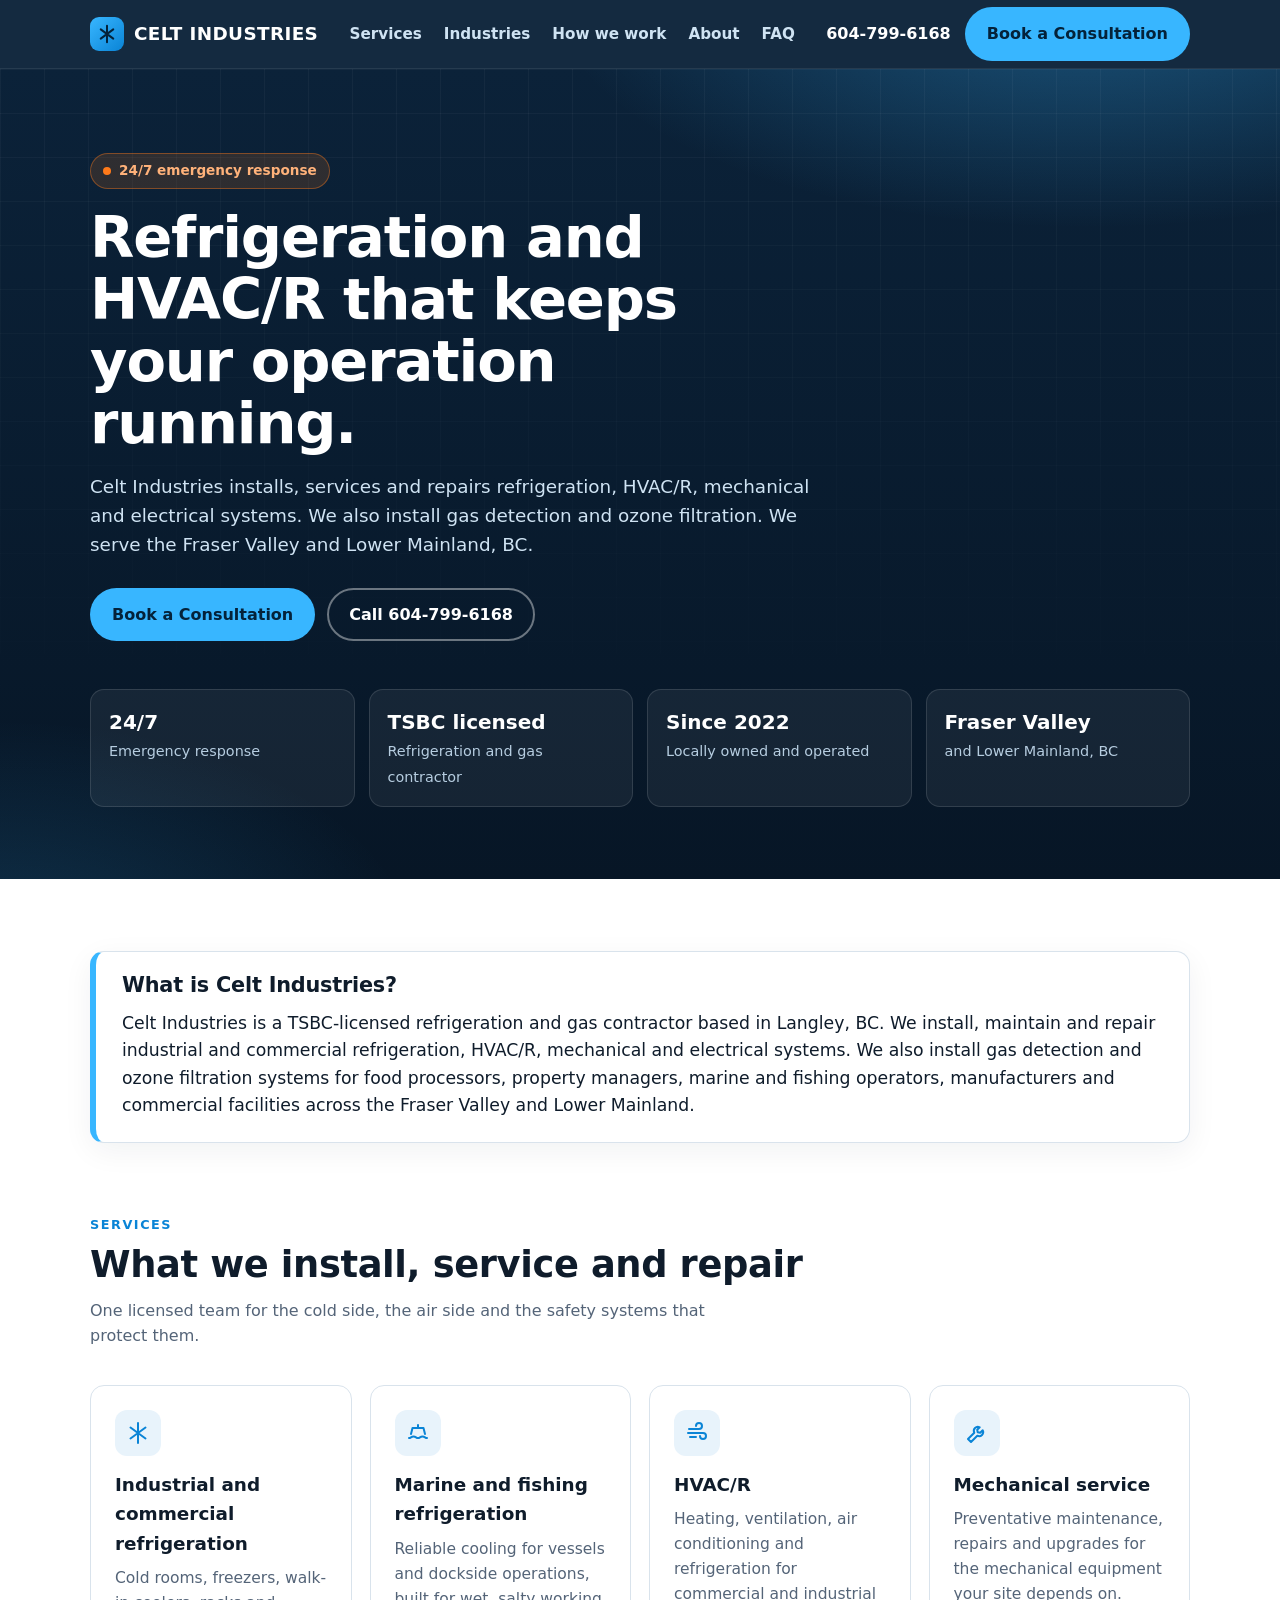
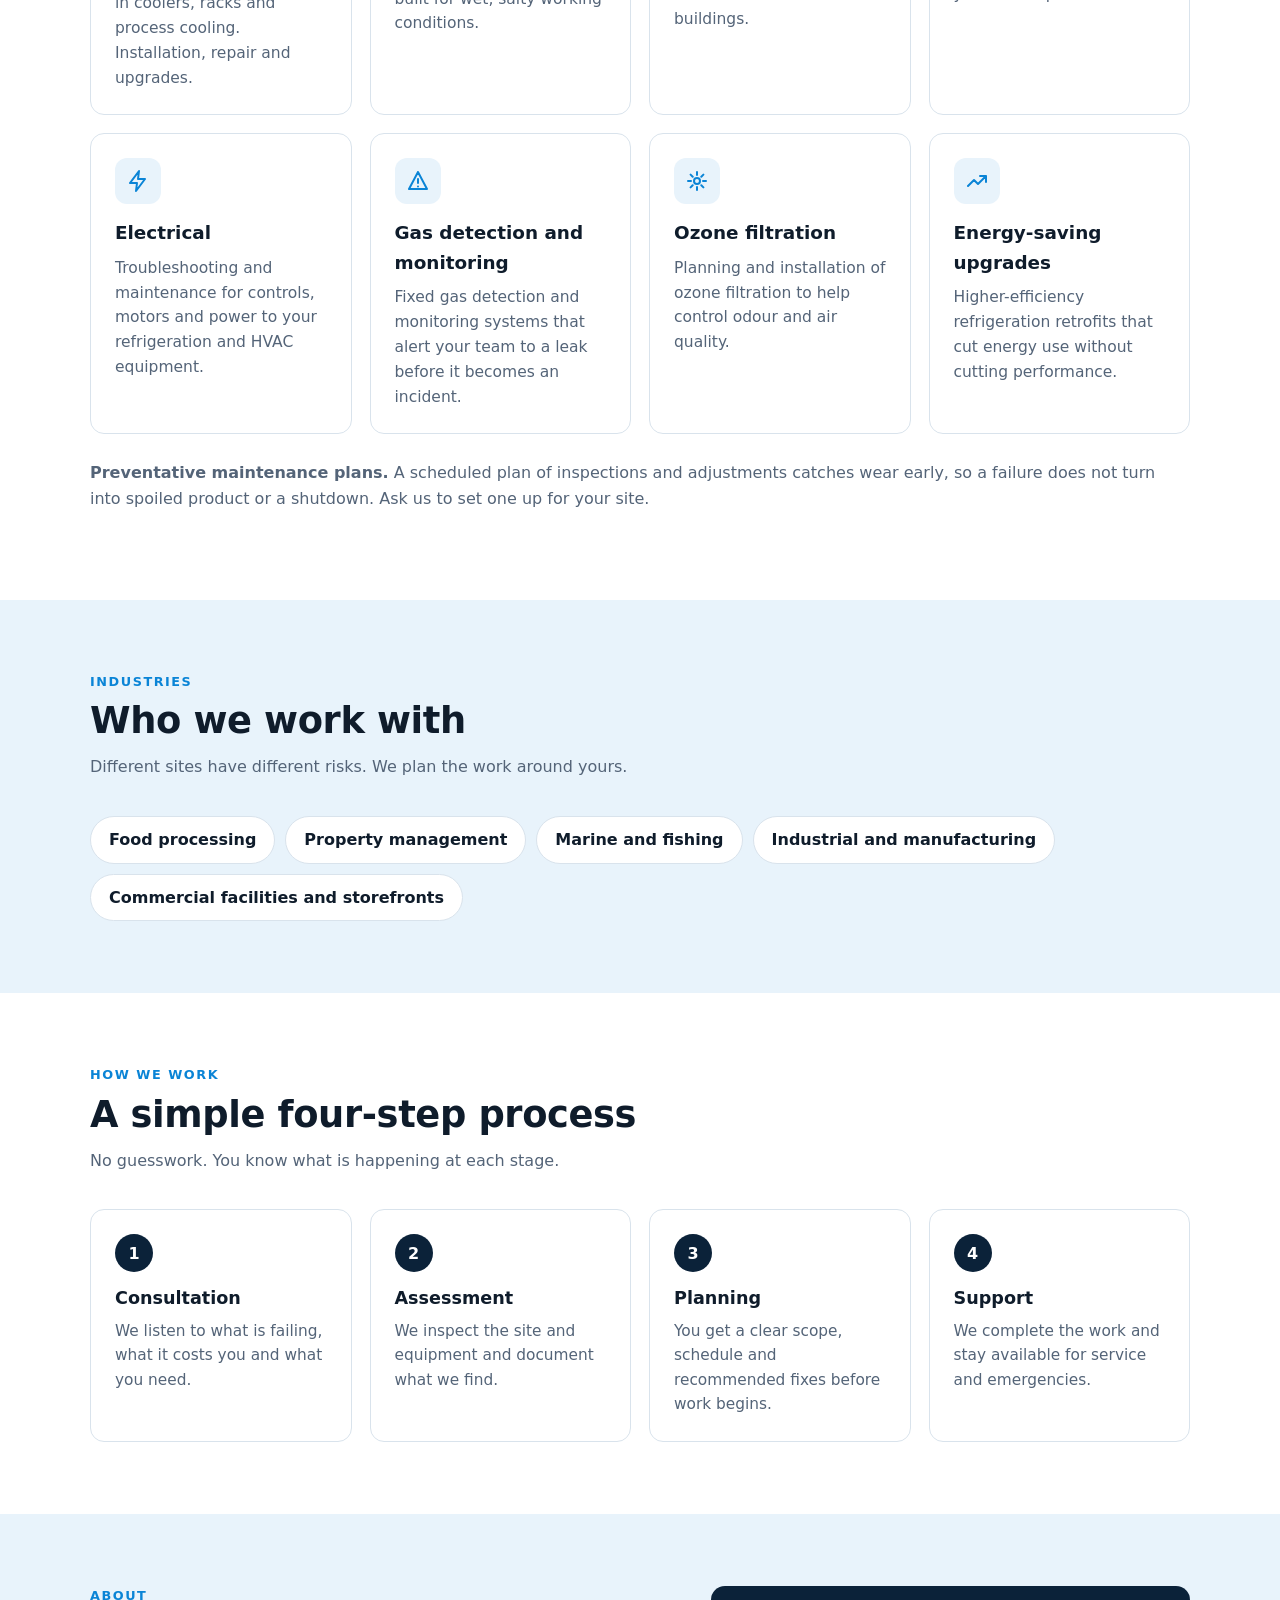
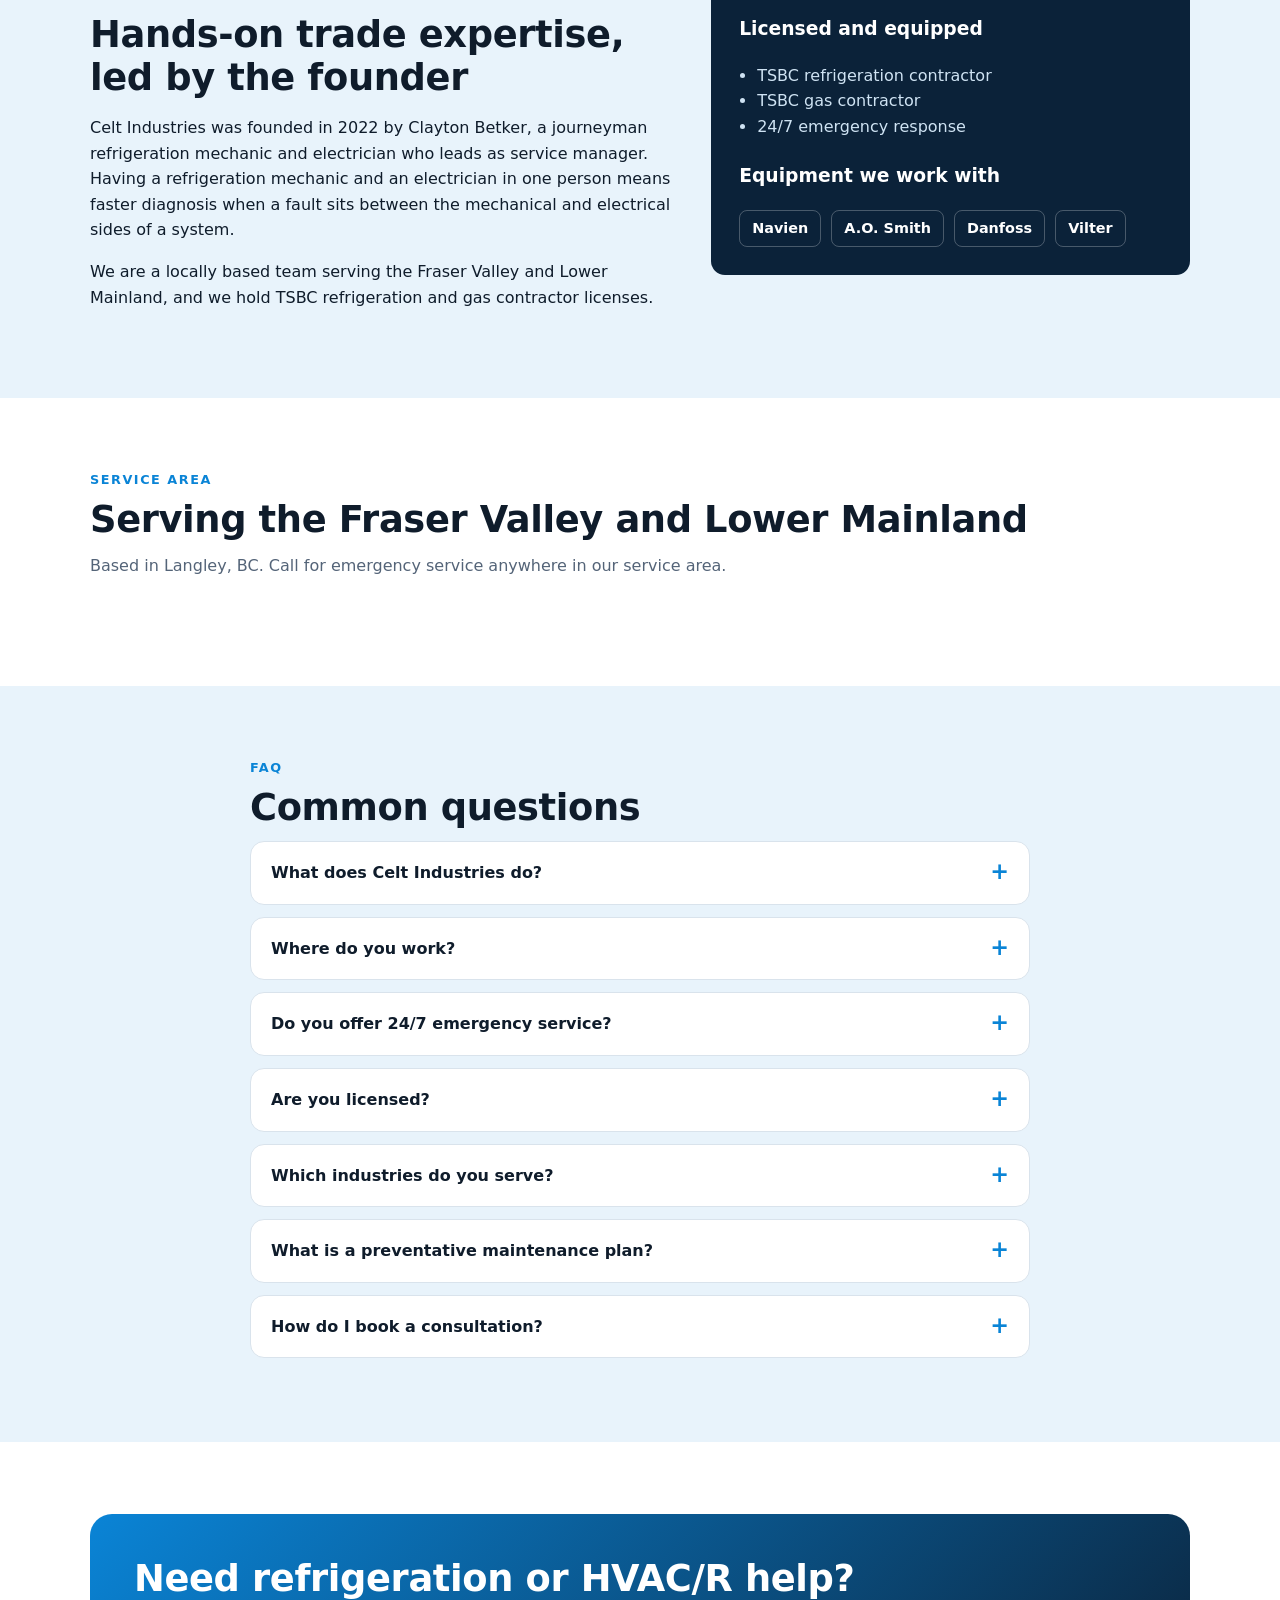
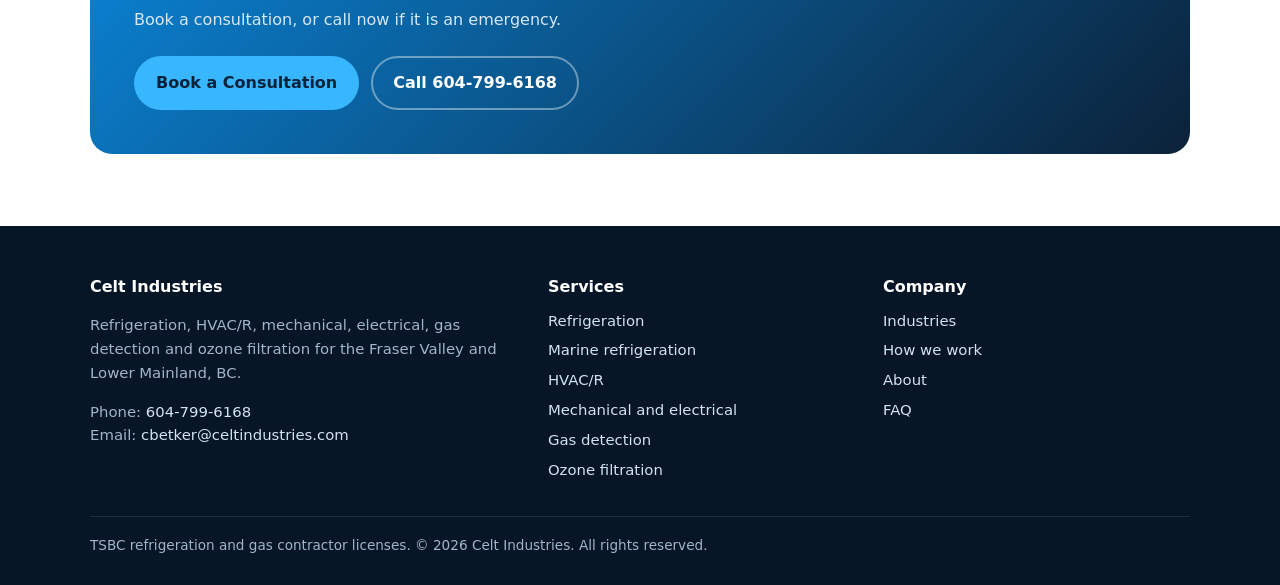
<file: index.html>
<!DOCTYPE html>
<html lang="en-CA">
<head>
<meta charset="utf-8">
<meta name="viewport" content="width=device-width, initial-scale=1">
<title>Industrial Refrigeration, HVAC/R &amp; Gas Detection in the Fraser Valley | Celt Industries</title>
<meta name="description" content="Celt Industries is a TSBC-licensed refrigeration, HVAC/R, mechanical, electrical and gas detection contractor serving the Fraser Valley and Lower Mainland, BC. 24/7 emergency response.">
<link rel="canonical" href="https://celtindustries.ca/">
<meta name="robots" content="index, follow, max-snippet:-1, max-image-preview:large">
<meta name="theme-color" content="#0b2239">

<!-- Open Graph / social -->
<meta property="og:type" content="website">
<meta property="og:locale" content="en_CA">
<meta property="og:site_name" content="Celt Industries">
<meta property="og:title" content="Celt Industries | Industrial Refrigeration &amp; HVAC/R in BC">
<meta property="og:description" content="Refrigeration, HVAC/R, mechanical, electrical, gas detection and ozone filtration. Serving the Fraser Valley and Lower Mainland. 24/7 emergency response.">
<meta property="og:url" content="https://celtindustries.ca/">
<!-- TODO: add a real 1200x630 image and uncomment
<meta property="og:image" content="https://celtindustries.ca/og-image.jpg">
-->

<!-- Machine-readable data for Google and AI assistants -->
<script type="application/ld+json">
{
  "@context": "https://schema.org",
  "@graph": [
    {
      "@type": "HVACBusiness",
      "@id": "https://celtindustries.ca/#business",
      "name": "Celt Industries",
      "url": "https://celtindustries.ca/",
      "description": "Industrial and commercial refrigeration, HVAC/R, mechanical, electrical, gas detection and ozone filtration contractor serving the Fraser Valley and Lower Mainland of British Columbia.",
      "telephone": "+1-604-799-6168",
      "email": "cbetker@celtindustries.com",
      "foundingDate": "2022",
      "founder": { "@id": "https://celtindustries.ca/#founder" },
      "address": {
        "@type": "PostalAddress",
        "addressLocality": "Langley",
        "addressRegion": "BC",
        "addressCountry": "CA"
      },
      "areaServed": [
        { "@type": "AdministrativeArea", "name": "Fraser Valley, British Columbia" },
        { "@type": "AdministrativeArea", "name": "Lower Mainland, British Columbia" }
      ],
      "openingHoursSpecification": {
        "@type": "OpeningHoursSpecification",
        "dayOfWeek": ["Monday","Tuesday","Wednesday","Thursday","Friday","Saturday","Sunday"],
        "opens": "00:00",
        "closes": "23:59",
        "description": "24/7 emergency response"
      },
      "knowsAbout": [
        "Industrial refrigeration",
        "Commercial refrigeration",
        "Marine refrigeration",
        "HVAC/R",
        "Gas detection",
        "Ozone filtration",
        "Preventative maintenance"
      ],
      "hasOfferCatalog": {
        "@type": "OfferCatalog",
        "name": "Celt Industries services",
        "itemListElement": [
          { "@type": "Offer", "itemOffered": { "@type": "Service", "name": "Industrial and commercial refrigeration" } },
          { "@type": "Offer", "itemOffered": { "@type": "Service", "name": "Marine and fishing refrigeration" } },
          { "@type": "Offer", "itemOffered": { "@type": "Service", "name": "HVAC/R service and installation" } },
          { "@type": "Offer", "itemOffered": { "@type": "Service", "name": "Mechanical preventative maintenance, repairs and upgrades" } },
          { "@type": "Offer", "itemOffered": { "@type": "Service", "name": "Electrical troubleshooting and maintenance" } },
          { "@type": "Offer", "itemOffered": { "@type": "Service", "name": "Gas detection and monitoring systems" } },
          { "@type": "Offer", "itemOffered": { "@type": "Service", "name": "Ozone filtration installation and planning" } },
          { "@type": "Offer", "itemOffered": { "@type": "Service", "name": "Energy-saving refrigeration upgrades" } }
        ]
      }
    },
    {
      "@type": "Person",
      "@id": "https://celtindustries.ca/#founder",
      "name": "Clayton Betker",
      "jobTitle": "Founder and Service Manager",
      "description": "Journeyman refrigeration mechanic and electrician.",
      "worksFor": { "@id": "https://celtindustries.ca/#business" }
    },
    {
      "@type": "WebSite",
      "@id": "https://celtindustries.ca/#website",
      "url": "https://celtindustries.ca/",
      "name": "Celt Industries",
      "publisher": { "@id": "https://celtindustries.ca/#business" },
      "inLanguage": "en-CA"
    },
    {
      "@type": "FAQPage",
      "mainEntity": [
        {
          "@type": "Question",
          "name": "What does Celt Industries do?",
          "acceptedAnswer": { "@type": "Answer", "text": "Celt Industries is a British Columbia contractor that installs, services and repairs refrigeration, HVAC/R, mechanical and electrical systems, and installs gas detection and ozone filtration systems for industrial and commercial facilities." }
        },
        {
          "@type": "Question",
          "name": "Where does Celt Industries work?",
          "acceptedAnswer": { "@type": "Answer", "text": "Celt Industries serves the Fraser Valley and the Lower Mainland of British Columbia." }
        },
        {
          "@type": "Question",
          "name": "Does Celt Industries offer 24/7 emergency service?",
          "acceptedAnswer": { "@type": "Answer", "text": "Yes. Celt Industries offers 24/7 emergency response for refrigeration and related system failures." }
        },
        {
          "@type": "Question",
          "name": "Is Celt Industries licensed?",
          "acceptedAnswer": { "@type": "Answer", "text": "Yes. Celt Industries holds TSBC refrigeration and gas contractor licenses." }
        },
        {
          "@type": "Question",
          "name": "Which industries does Celt Industries serve?",
          "acceptedAnswer": { "@type": "Answer", "text": "Food processing, property management, marine and fishing, industrial and manufacturing sites, and commercial facilities such as storefronts and businesses." }
        },
        {
          "@type": "Question",
          "name": "What is a preventative maintenance plan for refrigeration?",
          "acceptedAnswer": { "@type": "Answer", "text": "A preventative maintenance plan is a scheduled set of inspections, cleaning and adjustments that catches wear and leaks early. It lowers the chance of an emergency breakdown, protects stored product and helps equipment run efficiently." }
        },
        {
          "@type": "Question",
          "name": "How do I book a consultation?",
          "acceptedAnswer": { "@type": "Answer", "text": "Call 604-799-6168 or email cbetker@celtindustries.com. A consultation is the first step. Celt then assesses the site, plans the work and provides ongoing support." }
        }
      ]
    }
  ]
}
</script>

<style>
  :root{
    --navy:#0b2239; --navy-2:#12324f; --ice:#e8f3fb; --sky:#38b6ff; --sky-dark:#0a84d6;
    --ink:#0f1c2b; --muted:#546478; --line:#d9e3ec; --white:#fff; --warn:#ff7a1a;
    --radius:14px; --max:1140px;
  }
  *{box-sizing:border-box}
  html{scroll-behavior:smooth}
  body{margin:0;font-family:system-ui,-apple-system,"Segoe UI",Roboto,Helvetica,Arial,sans-serif;color:var(--ink);line-height:1.6;background:#fff}
  img,svg{max-width:100%}
  a{color:var(--sky-dark)}
  .wrap{max-width:var(--max);margin:0 auto;padding:0 20px}
  .skip{position:absolute;left:-999px;top:0;background:#fff;padding:8px 12px;z-index:100}
  .skip:focus{left:8px;top:8px}

  /* Header */
  header.site{position:sticky;top:0;z-index:50;background:rgba(11,34,57,.96);backdrop-filter:blur(8px);border-bottom:1px solid rgba(255,255,255,.08)}
  .bar{display:flex;align-items:center;justify-content:space-between;gap:16px;min-height:68px}
  .brand{display:flex;align-items:center;gap:10px;color:#fff;text-decoration:none;font-weight:800;letter-spacing:.02em;font-size:1.15rem}
  .brand .mark{width:34px;height:34px;border-radius:9px;background:linear-gradient(135deg,var(--sky),var(--sky-dark));display:grid;place-items:center}
  nav.main ul{display:flex;gap:22px;list-style:none;margin:0;padding:0}
  nav.main a{color:#cfe3f3;text-decoration:none;font-weight:600;font-size:.95rem}
  nav.main a:hover{color:#fff}
  .menu-toggle{display:none}
  .burger{display:none;cursor:pointer;color:#fff;padding:8px}
  .btn{display:inline-block;padding:12px 20px;border-radius:999px;font-weight:700;text-decoration:none;border:2px solid transparent;transition:transform .15s, background .15s}
  .btn:hover{transform:translateY(-1px)}
  .btn-primary{background:var(--sky);color:#04223a}
  .btn-primary:hover{background:#6cc9ff}
  .btn-ghost{border-color:rgba(255,255,255,.4);color:#fff}
  .btn-ghost:hover{background:rgba(255,255,255,.08)}
  .btn-dark{background:var(--navy);color:#fff}
  .header-cta{display:flex;align-items:center;gap:14px}
  .header-cta .tel{color:#fff;text-decoration:none;font-weight:700}

  /* Hero */
  .hero{background:
      radial-gradient(900px 400px at 85% -10%, rgba(56,182,255,.35), transparent 60%),
      radial-gradient(700px 400px at 0% 110%, rgba(56,182,255,.18), transparent 60%),
      linear-gradient(180deg,var(--navy),#071626);
    color:#fff;padding:84px 0 72px;position:relative;overflow:hidden}
  .hero::after{content:"";position:absolute;inset:0;background-image:linear-gradient(rgba(255,255,255,.04) 1px,transparent 1px),linear-gradient(90deg,rgba(255,255,255,.04) 1px,transparent 1px);background-size:44px 44px;mask-image:linear-gradient(180deg,#000,transparent 85%)}
  .hero .wrap{position:relative;z-index:1}
  .eyebrow{display:inline-flex;align-items:center;gap:8px;background:rgba(255,122,26,.15);color:#ffb27a;border:1px solid rgba(255,122,26,.4);padding:6px 12px;border-radius:999px;font-size:.85rem;font-weight:700}
  .dot{width:8px;height:8px;border-radius:50%;background:var(--warn);box-shadow:0 0 0 0 rgba(255,122,26,.7);animation:pulse 2s infinite}
  @keyframes pulse{70%{box-shadow:0 0 0 10px rgba(255,122,26,0)}100%{box-shadow:0 0 0 0 rgba(255,122,26,0)}}
  .hero h1{font-size:clamp(2rem,5vw,3.6rem);line-height:1.08;margin:18px 0 16px;max-width:17ch;letter-spacing:-.02em}
  .hero p.lead{font-size:1.15rem;color:#cfe3f3;max-width:62ch;margin:0 0 28px}
  .cta-row{display:flex;flex-wrap:wrap;gap:12px}
  .stats{display:grid;grid-template-columns:repeat(4,1fr);gap:14px;margin-top:48px}
  .stat{background:rgba(255,255,255,.06);border:1px solid rgba(255,255,255,.12);border-radius:var(--radius);padding:16px 18px}
  .stat strong{display:block;font-size:1.25rem}
  .stat span{color:#b6cde0;font-size:.9rem}

  /* Sections */
  section{padding:72px 0}
  section.alt{background:var(--ice)}
  h2{font-size:clamp(1.6rem,3.2vw,2.3rem);line-height:1.15;margin:0 0 12px;letter-spacing:-.01em}
  .sub{color:var(--muted);max-width:64ch;margin:0 0 36px}
  .kicker{color:var(--sky-dark);font-weight:800;text-transform:uppercase;letter-spacing:.12em;font-size:.8rem;margin-bottom:8px}

  .answer{background:#fff;border:1px solid var(--line);border-left:6px solid var(--sky);border-radius:var(--radius);padding:22px 26px;box-shadow:0 8px 30px rgba(11,34,57,.06)}
  .answer p{margin:0;font-size:1.08rem}

  .grid{display:grid;gap:18px}
  .g4{grid-template-columns:repeat(4,1fr)}
  .g3{grid-template-columns:repeat(3,1fr)}
  .g2{grid-template-columns:repeat(2,1fr)}
  .card{background:#fff;border:1px solid var(--line);border-radius:var(--radius);padding:24px;transition:transform .15s, box-shadow .15s}
  .card:hover{transform:translateY(-3px);box-shadow:0 14px 34px rgba(11,34,57,.1)}
  .card h3{margin:14px 0 8px;font-size:1.15rem}
  .card p{margin:0;color:var(--muted);font-size:.97rem}
  .icon{width:46px;height:46px;border-radius:12px;background:var(--ice);display:grid;place-items:center;color:var(--sky-dark)}
  .icon svg{width:24px;height:24px}

  .chips{display:flex;flex-wrap:wrap;gap:10px;margin:0;padding:0;list-style:none}
  .chips li{background:#fff;border:1px solid var(--line);border-radius:999px;padding:10px 18px;font-weight:600}

  .steps{counter-reset:s;list-style:none;margin:0;padding:0;display:grid;grid-template-columns:repeat(4,1fr);gap:18px}
  .steps li{counter-increment:s;background:#fff;border:1px solid var(--line);border-radius:var(--radius);padding:24px;position:relative}
  .steps li::before{content:counter(s);display:grid;place-items:center;width:38px;height:38px;border-radius:50%;background:var(--navy);color:#fff;font-weight:800;margin-bottom:12px}
  .steps h3{margin:0 0 6px;font-size:1.1rem}
  .steps p{margin:0;color:var(--muted);font-size:.96rem}

  .about{display:grid;grid-template-columns:1.1fr .9fr;gap:36px;align-items:start}
  .panel{background:var(--navy);color:#fff;border-radius:var(--radius);padding:28px}
  .panel h3{margin-top:0}
  .panel ul{margin:0;padding-left:18px;color:#cfe3f3}
  .brands{display:flex;flex-wrap:wrap;gap:10px;margin-top:14px}
  .brands span{border:1px solid rgba(255,255,255,.25);border-radius:8px;padding:6px 12px;font-weight:700;font-size:.9rem}

  details{background:#fff;border:1px solid var(--line);border-radius:var(--radius);padding:4px 20px;margin-bottom:12px}
  summary{cursor:pointer;font-weight:700;padding:14px 0;list-style:none;display:flex;justify-content:space-between;gap:12px}
  summary::-webkit-details-marker{display:none}
  summary::after{content:"+";font-size:1.4rem;line-height:1;color:var(--sky-dark)}
  details[open] summary::after{content:"\2212"}
  details p{margin:0 0 16px;color:var(--muted)}

  .cta-band{background:linear-gradient(135deg,var(--sky-dark),var(--navy));color:#fff;border-radius:22px;padding:44px;display:flex;flex-wrap:wrap;gap:24px;align-items:center;justify-content:space-between}
  .cta-band h2{margin:0 0 6px}
  .cta-band p{margin:0;color:#d6e8f6}

  footer{background:#071626;color:#9fb6c9;padding:48px 0 28px;font-size:.93rem}
  footer .cols{display:grid;grid-template-columns:1.4fr 1fr 1fr;gap:28px}
  footer h3{color:#fff;font-size:1rem;margin:0 0 10px}
  footer a{color:#cfe3f3;text-decoration:none}
  footer ul{list-style:none;margin:0;padding:0}
  footer li{margin:6px 0}
  .legal{border-top:1px solid rgba(255,255,255,.1);margin-top:28px;padding-top:18px;font-size:.85rem}

  /* Mobile call bar */
  .callbar{display:none}

  @media (max-width:960px){
    .g4,.steps{grid-template-columns:repeat(2,1fr)}
    .g3{grid-template-columns:repeat(2,1fr)}
    .stats{grid-template-columns:repeat(2,1fr)}
    .about{grid-template-columns:1fr}
  }
  @media (max-width:720px){
    .burger{display:block}
    nav.main{position:absolute;left:0;right:0;top:68px;background:var(--navy);display:none;padding:10px 20px 20px;border-bottom:1px solid rgba(255,255,255,.1)}
    .menu-toggle:checked ~ nav.main{display:block}
    nav.main ul{flex-direction:column;gap:14px}
    .header-cta .tel{display:none}
    .g4,.g3,.g2,.steps{grid-template-columns:1fr}
    footer .cols{grid-template-columns:1fr}
    section{padding:52px 0}
    .hero{padding:56px 0 48px}
    .cta-band{padding:28px}
    .callbar{display:flex;position:fixed;bottom:0;left:0;right:0;z-index:60;background:var(--warn);color:#1b0d00;font-weight:800;text-align:center;text-decoration:none;justify-content:center;padding:14px}
    body{padding-bottom:52px}
  }
  @media (prefers-reduced-motion:reduce){*{animation:none!important;transition:none!important;scroll-behavior:auto!important}}
</style>
</head>

<body>
<a class="skip" href="#main">Skip to content</a>

<header class="site">
  <div class="wrap bar">
    <a class="brand" href="/" aria-label="Celt Industries home">
      <span class="mark" aria-hidden="true">
        <svg width="20" height="20" viewBox="0 0 24 24" fill="none" stroke="#04223a" stroke-width="2.4" stroke-linecap="round"><path d="M12 2v20M4.5 6.5l15 11M19.5 6.5l-15 11"/></svg>
      </span>
      CELT INDUSTRIES
    </a>
    <input type="checkbox" id="menu" class="menu-toggle" aria-label="Toggle menu">
    <label for="menu" class="burger" aria-hidden="true">
      <svg width="26" height="26" viewBox="0 0 24 24" fill="none" stroke="currentColor" stroke-width="2" stroke-linecap="round"><path d="M3 6h18M3 12h18M3 18h18"/></svg>
    </label>
    <nav class="main" aria-label="Main">
      <ul>
        <li><a href="#services">Services</a></li>
        <li><a href="#industries">Industries</a></li>
        <li><a href="#process">How we work</a></li>
        <li><a href="#about">About</a></li>
        <li><a href="#faq">FAQ</a></li>
      </ul>
    </nav>
    <div class="header-cta">
      <a class="tel" href="tel:+16047996168">604-799-6168</a>
      <a class="btn btn-primary" href="#contact">Book a Consultation</a>
    </div>
  </div>
</header>

<main id="main">

  <!-- HERO -->
  <section class="hero" aria-labelledby="hero-title">
    <div class="wrap">
      <span class="eyebrow"><span class="dot"></span> 24/7 emergency response</span>
      <h1 id="hero-title">Refrigeration and HVAC/R that keeps your operation running.</h1>
      <p class="lead">Celt Industries installs, services and repairs refrigeration, HVAC/R, mechanical and electrical systems. We also install gas detection and ozone filtration. We serve the Fraser Valley and Lower Mainland, BC.</p>
      <div class="cta-row">
        <a class="btn btn-primary" href="#contact">Book a Consultation</a>
        <a class="btn btn-ghost" href="tel:+16047996168">Call 604-799-6168</a>
      </div>
      <div class="stats" role="list">
        <div class="stat" role="listitem"><strong>24/7</strong><span>Emergency response</span></div>
        <div class="stat" role="listitem"><strong>TSBC licensed</strong><span>Refrigeration and gas contractor</span></div>
        <div class="stat" role="listitem"><strong>Since 2022</strong><span>Locally owned and operated</span></div>
        <div class="stat" role="listitem"><strong>Fraser Valley</strong><span>and Lower Mainland, BC</span></div>
      </div>
    </div>
  </section>

  <!-- QUICK ANSWER: written so search engines and AI assistants can quote it -->
  <section aria-labelledby="what-title" style="padding-bottom:0">
    <div class="wrap">
      <div class="answer">
        <h2 id="what-title" style="font-size:1.3rem">What is Celt Industries?</h2>
        <p>Celt Industries is a TSBC-licensed refrigeration and gas contractor based in Langley, BC. We install, maintain and repair industrial and commercial refrigeration, HVAC/R, mechanical and electrical systems. We also install gas detection and ozone filtration systems for food processors, property managers, marine and fishing operators, manufacturers and commercial facilities across the Fraser Valley and Lower Mainland.</p>
      </div>
    </div>
  </section>

  <!-- SERVICES -->
  <section id="services" aria-labelledby="services-title">
    <div class="wrap">
      <div class="kicker">Services</div>
      <h2 id="services-title">What we install, service and repair</h2>
      <p class="sub">One licensed team for the cold side, the air side and the safety systems that protect them.</p>

      <div class="grid g4">
        <article class="card">
          <div class="icon"><svg viewBox="0 0 24 24" fill="none" stroke="currentColor" stroke-width="2" stroke-linecap="round"><path d="M12 2v20M4.5 6.5l15 11M19.5 6.5l-15 11"/></svg></div>
          <h3>Industrial and commercial refrigeration</h3>
          <p>Cold rooms, freezers, walk-in coolers, racks and process cooling. Installation, repair and upgrades.</p>
          <!-- CONFIRM WITH CLIENT before publishing: ammonia / CO2 (natural refrigerant) work. Vilter is on the brand list, which suggests ammonia capability. -->
        </article>
        <article class="card">
          <div class="icon"><svg viewBox="0 0 24 24" fill="none" stroke="currentColor" stroke-width="2" stroke-linecap="round" stroke-linejoin="round"><path d="M3 17c2 0 2-1.5 4.5-1.5S10 17 12 17s2-1.5 4.5-1.5S19 17 21 17M5 13l1.5-6h11L19 13M12 4v3"/></svg></div>
          <h3>Marine and fishing refrigeration</h3>
          <p>Reliable cooling for vessels and dockside operations, built for wet, salty working conditions.</p>
        </article>
        <article class="card">
          <div class="icon"><svg viewBox="0 0 24 24" fill="none" stroke="currentColor" stroke-width="2" stroke-linecap="round" stroke-linejoin="round"><path d="M4 8h10a3 3 0 1 0-3-3M3 12h15a3 3 0 1 1-3 3M5 16h6"/></svg></div>
          <h3>HVAC/R</h3>
          <p>Heating, ventilation, air conditioning and refrigeration for commercial and industrial buildings.</p>
        </article>
        <article class="card">
          <div class="icon"><svg viewBox="0 0 24 24" fill="none" stroke="currentColor" stroke-width="2" stroke-linecap="round" stroke-linejoin="round"><path d="M14.7 6.3a4 4 0 0 0-5.4 5.4L3 18l3 3 6.3-6.3a4 4 0 0 0 5.4-5.4l-2.5 2.5-2.5-.5-.5-2.5z"/></svg></div>
          <h3>Mechanical service</h3>
          <p>Preventative maintenance, repairs and upgrades for the mechanical equipment your site depends on.</p>
        </article>
        <article class="card">
          <div class="icon"><svg viewBox="0 0 24 24" fill="none" stroke="currentColor" stroke-width="2" stroke-linecap="round" stroke-linejoin="round"><path d="M13 2 4 14h7l-1 8 9-12h-7z"/></svg></div>
          <h3>Electrical</h3>
          <p>Troubleshooting and maintenance for controls, motors and power to your refrigeration and HVAC equipment.</p>
        </article>
        <article class="card">
          <div class="icon"><svg viewBox="0 0 24 24" fill="none" stroke="currentColor" stroke-width="2" stroke-linecap="round" stroke-linejoin="round"><path d="M12 3 3 20h18zM12 10v4M12 17.5v.01"/></svg></div>
          <h3>Gas detection and monitoring</h3>
          <p>Fixed gas detection and monitoring systems that alert your team to a leak before it becomes an incident.</p>
        </article>
        <article class="card">
          <div class="icon"><svg viewBox="0 0 24 24" fill="none" stroke="currentColor" stroke-width="2" stroke-linecap="round" stroke-linejoin="round"><circle cx="12" cy="12" r="3"/><path d="M12 3v3M12 18v3M3 12h3M18 12h3M5.6 5.6l2.1 2.1M16.3 16.3l2.1 2.1M18.4 5.6l-2.1 2.1M7.7 16.3l-2.1 2.1"/></svg></div>
          <h3>Ozone filtration</h3>
          <p>Planning and installation of ozone filtration to help control odour and air quality.</p>
        </article>
        <article class="card">
          <div class="icon"><svg viewBox="0 0 24 24" fill="none" stroke="currentColor" stroke-width="2" stroke-linecap="round" stroke-linejoin="round"><path d="M3 17l6-6 4 4 8-8M15 7h6v6"/></svg></div>
          <h3>Energy-saving upgrades</h3>
          <p>Higher-efficiency refrigeration retrofits that cut energy use without cutting performance.</p>
        </article>
      </div>

      <p style="margin-top:26px;color:var(--muted)">
        <strong>Preventative maintenance plans.</strong> A scheduled plan of inspections and adjustments catches wear early, so a failure does not turn into spoiled product or a shutdown. Ask us to set one up for your site.
      </p>
      <!-- CONFIRM WITH CLIENT: maintenance plan offering (common on competitor sites such as gatewaymechanical.ca). Remove this paragraph if not offered. -->
    </div>
  </section>

  <!-- INDUSTRIES -->
  <section id="industries" class="alt" aria-labelledby="ind-title">
    <div class="wrap">
      <div class="kicker">Industries</div>
      <h2 id="ind-title">Who we work with</h2>
      <p class="sub">Different sites have different risks. We plan the work around yours.</p>
      <ul class="chips">
        <li>Food processing</li>
        <li>Property management</li>
        <li>Marine and fishing</li>
        <li>Industrial and manufacturing</li>
        <li>Commercial facilities and storefronts</li>
      </ul>
    </div>
  </section>

  <!-- PROCESS -->
  <section id="process" aria-labelledby="proc-title">
    <div class="wrap">
      <div class="kicker">How we work</div>
      <h2 id="proc-title">A simple four-step process</h2>
      <p class="sub">No guesswork. You know what is happening at each stage.</p>
      <ol class="steps">
        <li><h3>Consultation</h3><p>We listen to what is failing, what it costs you and what you need.</p></li>
        <li><h3>Assessment</h3><p>We inspect the site and equipment and document what we find.</p></li>
        <li><h3>Planning</h3><p>You get a clear scope, schedule and recommended fixes before work begins.</p></li>
        <li><h3>Support</h3><p>We complete the work and stay available for service and emergencies.</p></li>
      </ol>
    </div>
  </section>

  <!-- ABOUT -->
  <section id="about" class="alt" aria-labelledby="about-title">
    <div class="wrap about">
      <div>
        <div class="kicker">About</div>
        <h2 id="about-title">Hands-on trade expertise, led by the founder</h2>
        <p>Celt Industries was founded in 2022 by Clayton Betker, a journeyman refrigeration mechanic and electrician who leads as service manager. Having a refrigeration mechanic and an electrician in one person means faster diagnosis when a fault sits between the mechanical and electrical sides of a system.</p>
        <p>We are a locally based team serving the Fraser Valley and Lower Mainland, and we hold TSBC refrigeration and gas contractor licenses.</p>
        <!-- TODO: add a founder photo, community involvement and real customer reviews here. Only add Review schema if the reviews are real. -->
      </div>
      <aside class="panel" aria-label="Licences and equipment brands">
        <h3>Licensed and equipped</h3>
        <ul>
          <li>TSBC refrigeration contractor</li>
          <li>TSBC gas contractor</li>
          <li>24/7 emergency response</li>
        </ul>
        <h3 style="margin-top:22px">Equipment we work with</h3>
        <div class="brands"><span>Navien</span><span>A.O. Smith</span><span>Danfoss</span><span>Vilter</span></div>
      </aside>
    </div>
  </section>

  <!-- SERVICE AREA -->
  <section aria-labelledby="area-title">
    <div class="wrap">
      <div class="kicker">Service area</div>
      <h2 id="area-title">Serving the Fraser Valley and Lower Mainland</h2>
      <p class="sub">Based in Langley, BC. Call for emergency service anywhere in our service area.</p>
      <!-- SEO TODO: list the real cities served (for example Langley, Surrey, Abbotsford, Chilliwack) and consider one page per city. Only list places the client actually covers. -->
    </div>
  </section>

  <!-- FAQ -->
  <section id="faq" class="alt" aria-labelledby="faq-title">
    <div class="wrap" style="max-width:820px">
      <div class="kicker">FAQ</div>
      <h2 id="faq-title">Common questions</h2>
      <details>
        <summary>What does Celt Industries do?</summary>
        <p>We install, service and repair refrigeration, HVAC/R, mechanical and electrical systems, and we install gas detection and ozone filtration systems for industrial and commercial facilities in British Columbia.</p>
      </details>
      <details>
        <summary>Where do you work?</summary>
        <p>We serve the Fraser Valley and the Lower Mainland of British Columbia.</p>
      </details>
      <details>
        <summary>Do you offer 24/7 emergency service?</summary>
        <p>Yes. We offer 24/7 emergency response. Call 604-799-6168.</p>
      </details>
      <details>
        <summary>Are you licensed?</summary>
        <p>Yes. We hold TSBC refrigeration and gas contractor licenses.</p>
      </details>
      <details>
        <summary>Which industries do you serve?</summary>
        <p>Food processing, property management, marine and fishing, industrial and manufacturing sites, and commercial facilities such as storefronts and businesses.</p>
      </details>
      <details>
        <summary>What is a preventative maintenance plan?</summary>
        <p>It is a scheduled set of inspections, cleaning and adjustments that catches wear and leaks early. It lowers the chance of an emergency breakdown, protects stored product and helps equipment run efficiently.</p>
      </details>
      <details>
        <summary>How do I book a consultation?</summary>
        <p>Call 604-799-6168 or email us. The consultation is the first step. We then assess your site, plan the work and provide ongoing support.</p>
      </details>
    </div>
  </section>

  <!-- CONTACT -->
  <section id="contact" aria-labelledby="contact-title">
    <div class="wrap">
      <div class="cta-band">
        <div>
          <h2 id="contact-title">Need refrigeration or HVAC/R help?</h2>
          <p>Book a consultation, or call now if it is an emergency.</p>
        </div>
        <div class="cta-row">
          <a class="btn btn-primary" href="mailto:cbetker@celtindustries.com?subject=Consultation%20request">Book a Consultation</a>
          <a class="btn btn-ghost" href="tel:+16047996168">Call 604-799-6168</a>
        </div>
      </div>
    </div>
  </section>
</main>

<footer>
  <div class="wrap">
    <div class="cols">
      <div>
        <h3>Celt Industries</h3>
        <p>Refrigeration, HVAC/R, mechanical, electrical, gas detection and ozone filtration for the Fraser Valley and Lower Mainland, BC.</p>
        <p>Phone: <a href="tel:+16047996168">604-799-6168</a><br>
        Email: <a href="mailto:cbetker@celtindustries.com">cbetker@celtindustries.com</a></p>
      </div>
      <div>
        <h3>Services</h3>
        <ul>
          <li><a href="#services">Refrigeration</a></li>
          <li><a href="#services">Marine refrigeration</a></li>
          <li><a href="#services">HVAC/R</a></li>
          <li><a href="#services">Mechanical and electrical</a></li>
          <li><a href="#services">Gas detection</a></li>
          <li><a href="#services">Ozone filtration</a></li>
        </ul>
      </div>
      <div>
        <h3>Company</h3>
        <ul>
          <li><a href="#industries">Industries</a></li>
          <li><a href="#process">How we work</a></li>
          <li><a href="#about">About</a></li>
          <li><a href="#faq">FAQ</a></li>
        </ul>
      </div>
    </div>
    <div class="legal">
      TSBC refrigeration and gas contractor licenses. <!-- TODO: add licence numbers here -->
      &copy; <span id="y">2026</span> Celt Industries. All rights reserved.
    </div>
  </div>
</footer>

<a class="callbar" href="tel:+16047996168">Tap to call: 24/7 emergency</a>

<script>document.getElementById("y").textContent=new Date().getFullYear()</script>
</body>
</html>
</file>
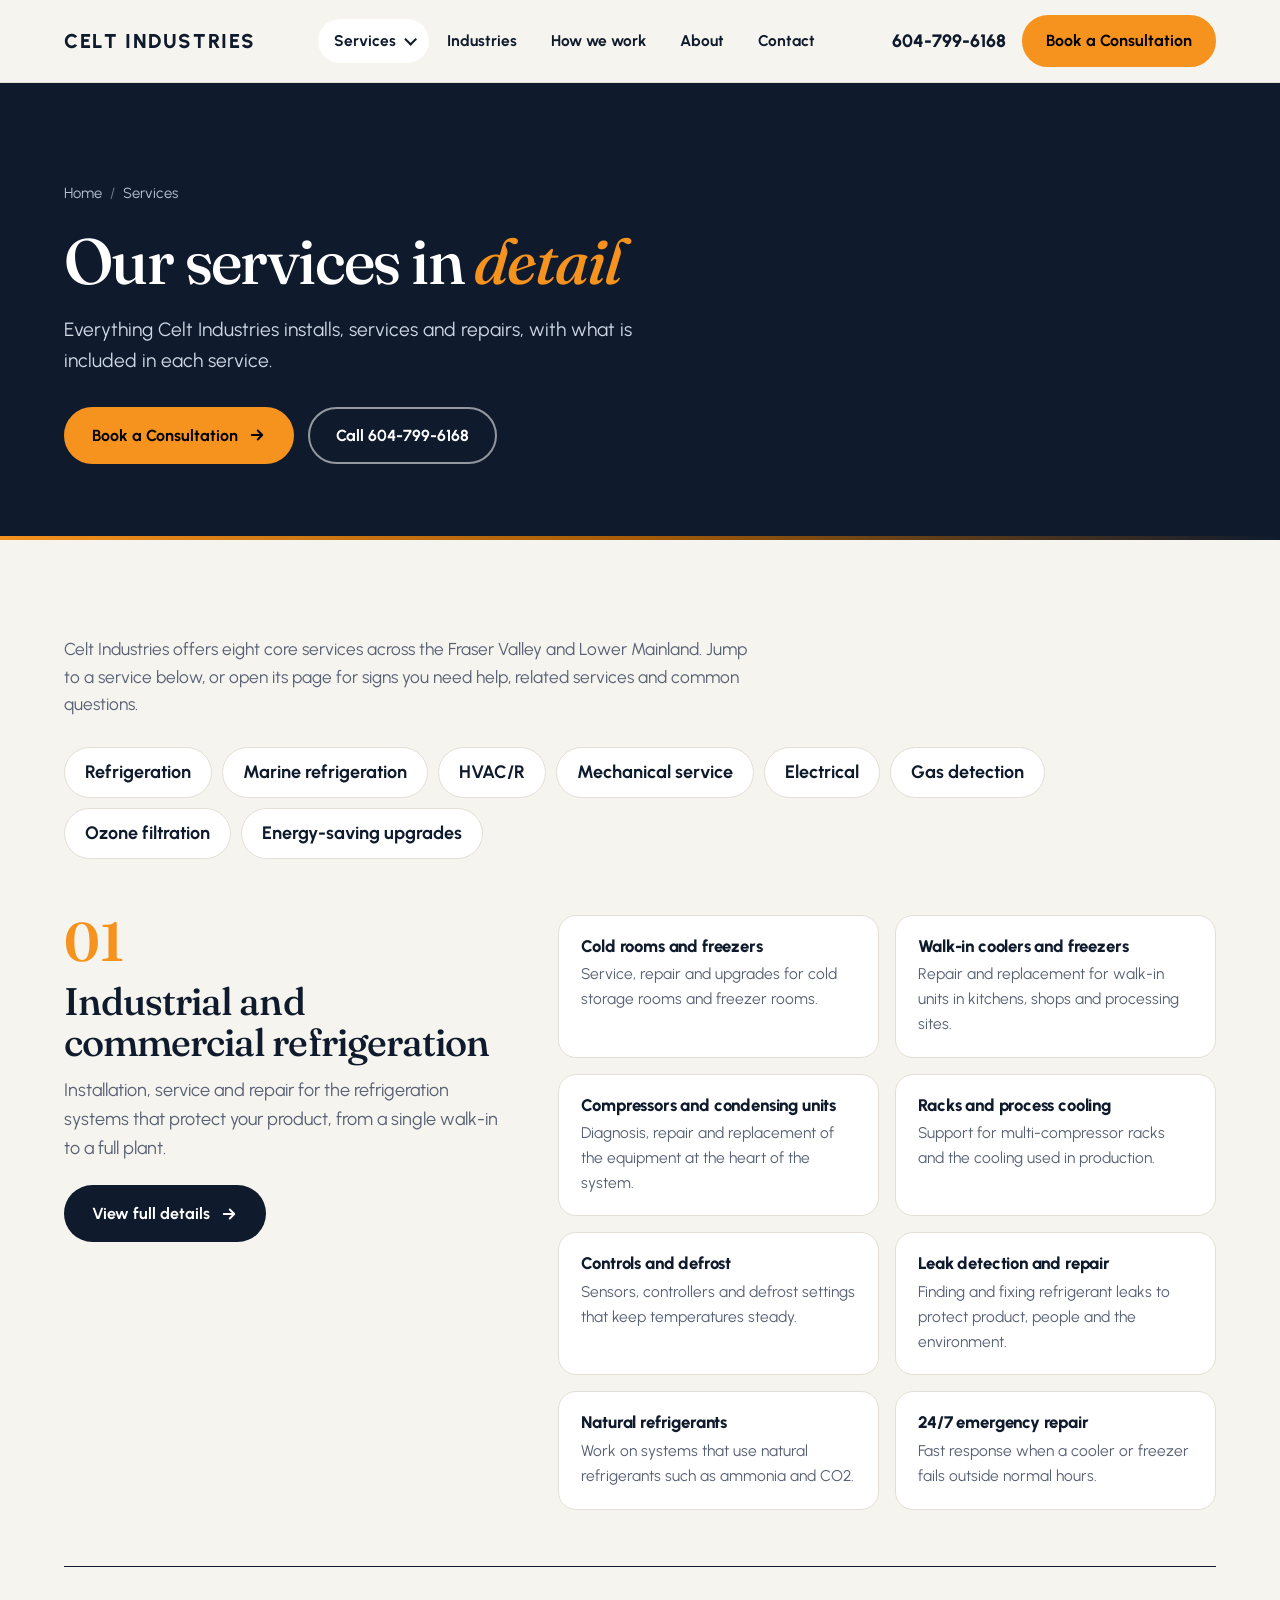
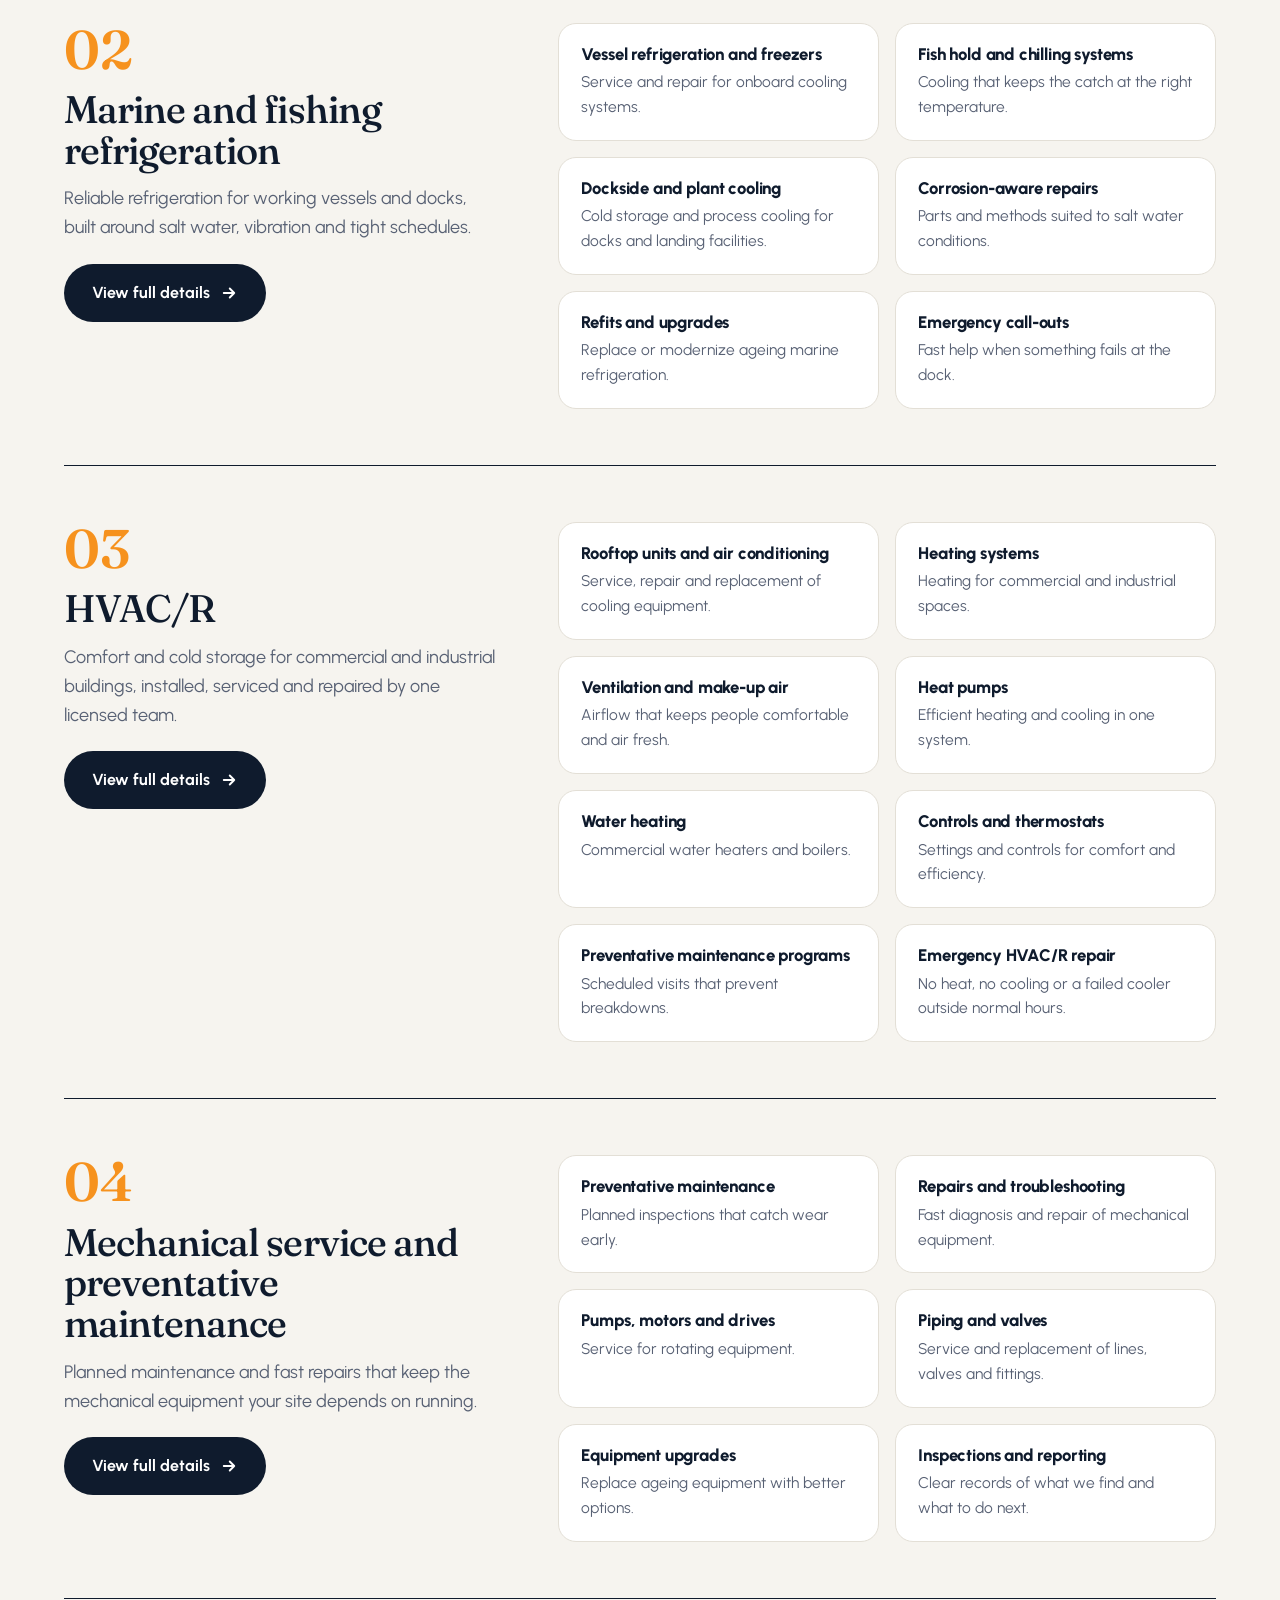
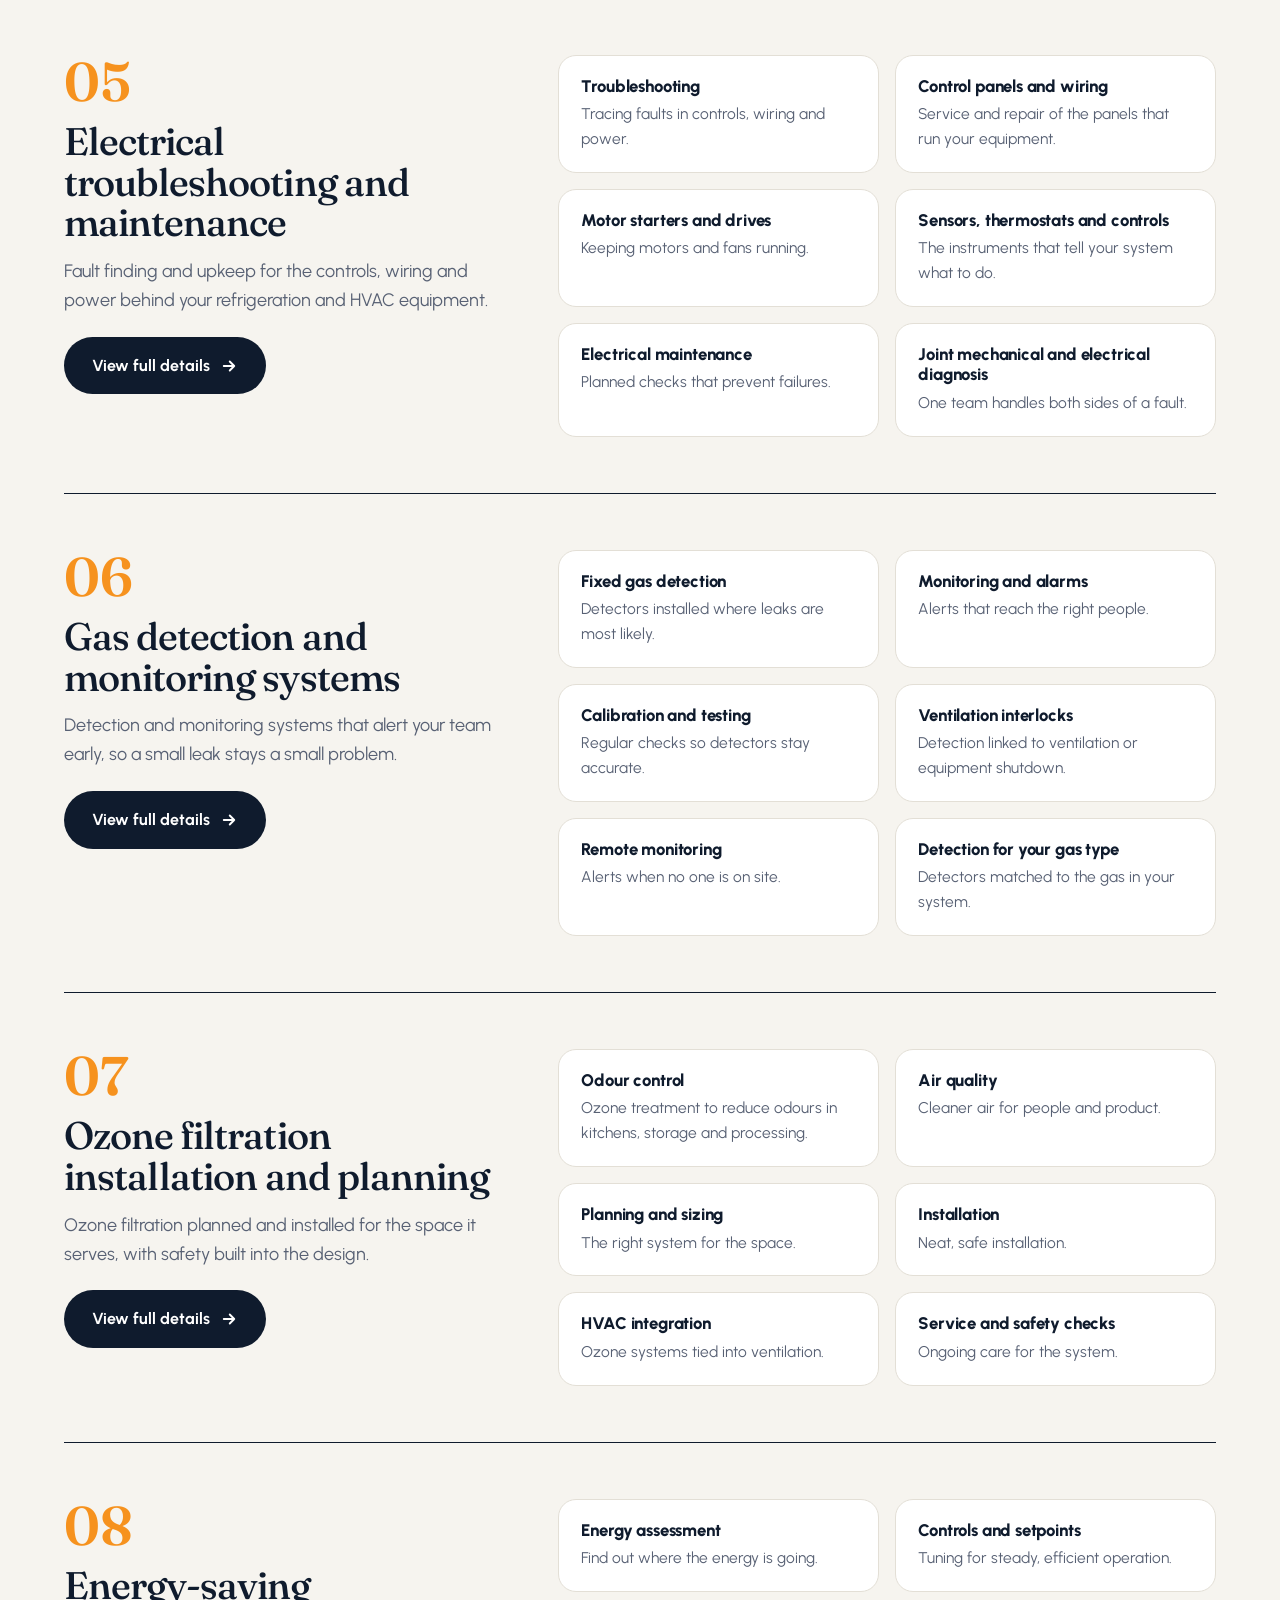
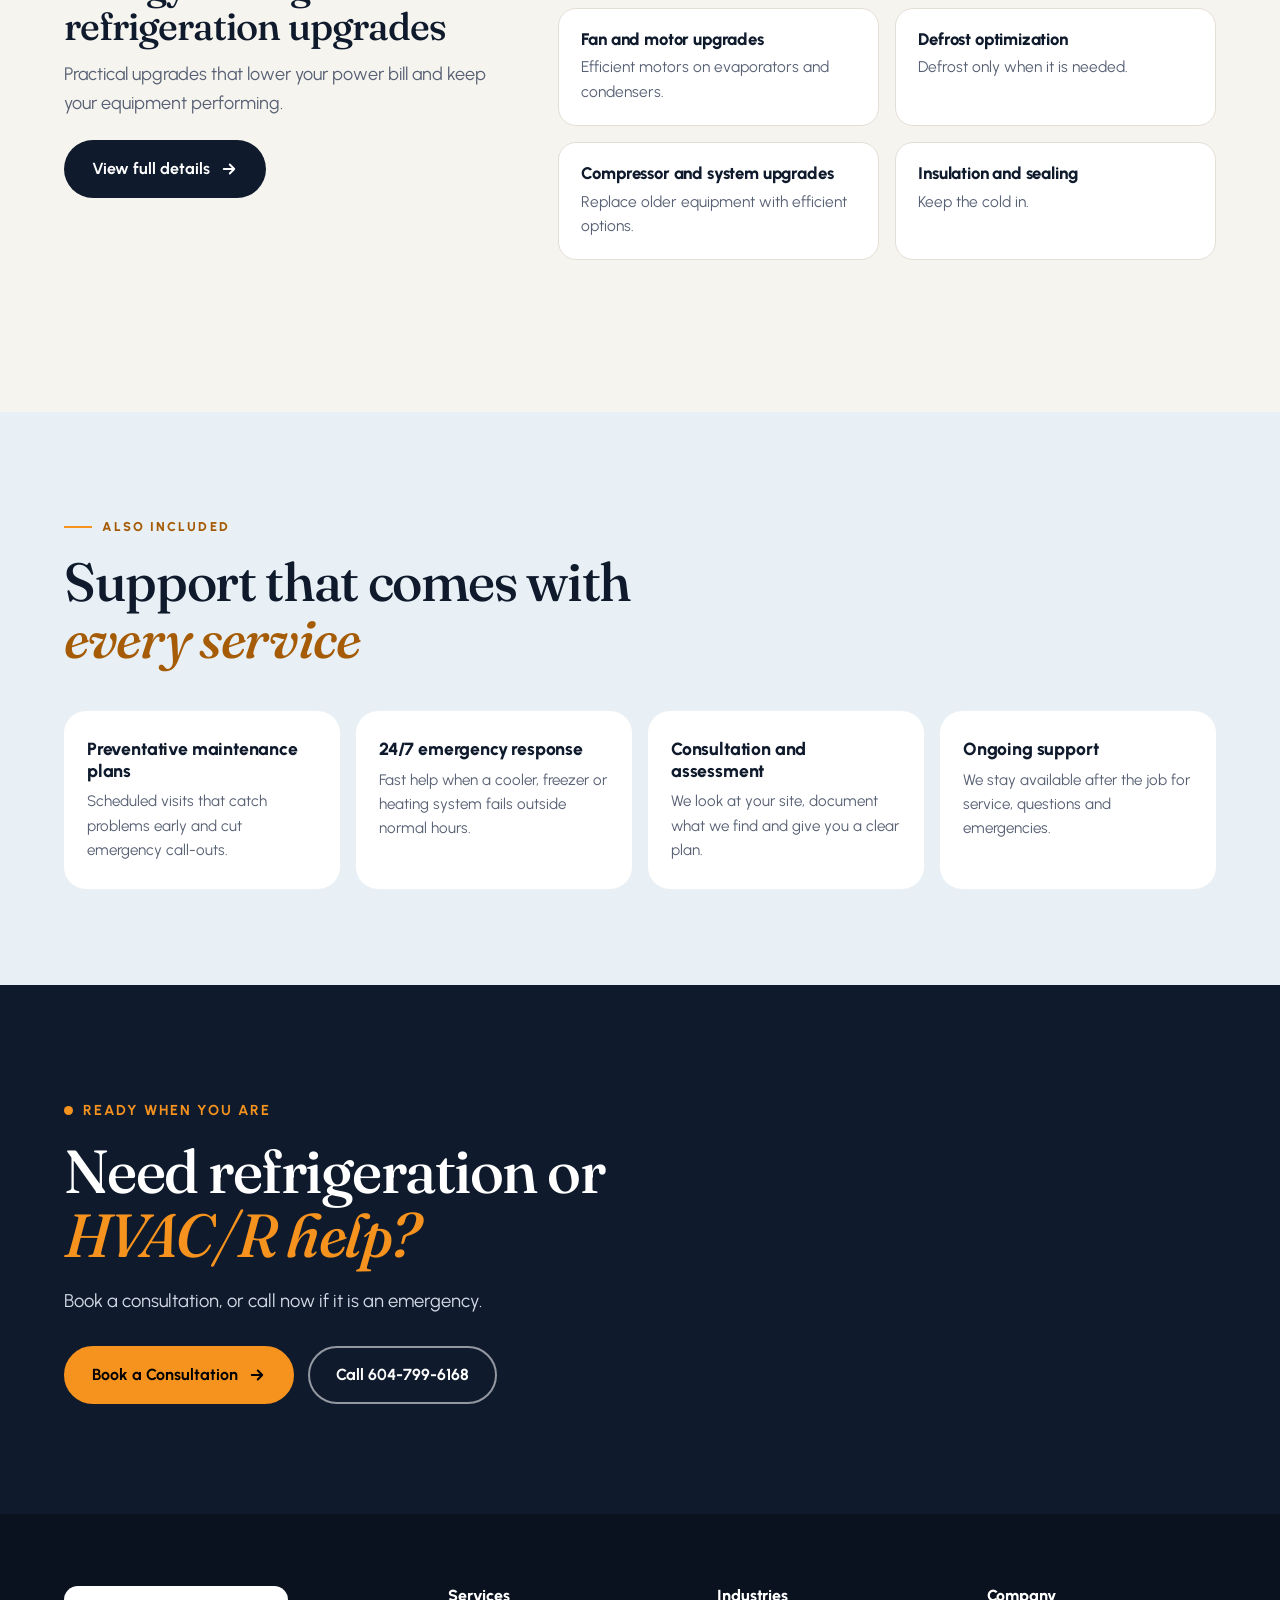
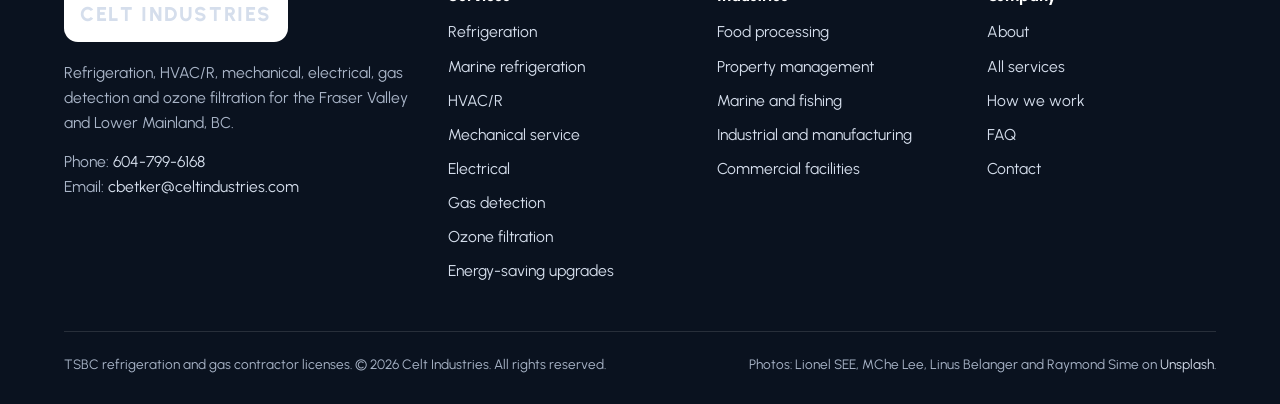
<file: option-d/services/index.html>
<!DOCTYPE html>
<html lang="en-CA" class="no-js">
<head>
<meta charset="utf-8">
<meta name="viewport" content="width=device-width, initial-scale=1">
<title>Refrigeration, HVAC/R, Electrical &amp; Gas Detection Services | Celt Industries</title>
<meta name="description" content="Every service Celt Industries offers in the Fraser Valley and Lower Mainland: refrigeration, marine refrigeration, HVAC/R, mechanical, electrical, gas detection, ozone filtration and energy upgrades.">
<meta name="robots" content="noindex, nofollow, noarchive">
<meta name="theme-color" content="#f6f4ef">
<link rel="preconnect" href="https://fonts.googleapis.com">
<link rel="preconnect" href="https://fonts.gstatic.com" crossorigin>
<link href="https://fonts.googleapis.com/css2?family=Fraunces:ital,opsz,wght@0,9..144,500;0,9..144,600;1,9..144,500&amp;family=Urbanist:wght@400;500;600;700;800&amp;display=swap" rel="stylesheet">
<link rel="icon" href="https://celtindustries.ca/wp-content/uploads/2026/06/CELT-Industries-Logo.svg" type="image/svg+xml">
<link rel="stylesheet" href="../assets/styles.css">
<meta property="og:type" content="website">
<meta property="og:locale" content="en_CA">
<meta property="og:site_name" content="Celt Industries">
<meta property="og:title" content="Refrigeration, HVAC/R, Electrical &amp; Gas Detection Services | Celt Industries">
<meta property="og:description" content="Every service Celt Industries offers in the Fraser Valley and Lower Mainland: refrigeration, marine refrigeration, HVAC/R, mechanical, electrical, gas detection, ozone filtration and energy upgrades.">
<meta property="og:image" content="https://images.unsplash.com/photo-1765218933298-dc55fdfb517a?fm=jpg&amp;q=70&amp;w=1200&amp;auto=format&amp;fit=crop&amp;ixlib=rb-4.1.0">
<meta name="twitter:card" content="summary_large_image">
<script type="application/ld+json">
{
 "@context": "https://schema.org",
 "@graph": [
  {
   "@type": "HVACBusiness",
   "@id": "https://celtindustries.ca/#business",
   "name": "Celt Industries",
   "url": "https://celtindustries.ca/",
   "logo": "https://celtindustries.ca/wp-content/uploads/2026/06/CELT-Industries-Logo.svg",
   "telephone": "+1-604-799-6168",
   "email": "cbetker@celtindustries.com",
   "address": {
    "@type": "PostalAddress",
    "addressLocality": "Langley",
    "addressRegion": "BC",
    "addressCountry": "CA"
   },
   "areaServed": [
    {
     "@type": "AdministrativeArea",
     "name": "Fraser Valley, British Columbia"
    },
    {
     "@type": "AdministrativeArea",
     "name": "Lower Mainland, British Columbia"
    }
   ]
  },
  {
   "@type": "BreadcrumbList",
   "itemListElement": [
    {
     "@type": "ListItem",
     "position": 1,
     "name": "Home",
     "item": "https://celtindustries.ca/"
    },
    {
     "@type": "ListItem",
     "position": 2,
     "name": "Services",
     "item": "https://celtindustries.ca/services/index.html"
    }
   ]
  },
  {
   "@type": "ItemList",
   "name": "Celt Industries services",
   "itemListElement": [
    {
     "@type": "ListItem",
     "position": 1,
     "name": "Industrial and commercial refrigeration",
     "url": "https://celtindustries.ca/services/refrigeration.html"
    },
    {
     "@type": "ListItem",
     "position": 2,
     "name": "Marine and fishing refrigeration",
     "url": "https://celtindustries.ca/services/marine-refrigeration.html"
    },
    {
     "@type": "ListItem",
     "position": 3,
     "name": "HVAC/R",
     "url": "https://celtindustries.ca/services/hvac-r.html"
    },
    {
     "@type": "ListItem",
     "position": 4,
     "name": "Mechanical service and preventative maintenance",
     "url": "https://celtindustries.ca/services/mechanical-service.html"
    },
    {
     "@type": "ListItem",
     "position": 5,
     "name": "Electrical troubleshooting and maintenance",
     "url": "https://celtindustries.ca/services/electrical.html"
    },
    {
     "@type": "ListItem",
     "position": 6,
     "name": "Gas detection and monitoring systems",
     "url": "https://celtindustries.ca/services/gas-detection.html"
    },
    {
     "@type": "ListItem",
     "position": 7,
     "name": "Ozone filtration installation and planning",
     "url": "https://celtindustries.ca/services/ozone-filtration.html"
    },
    {
     "@type": "ListItem",
     "position": 8,
     "name": "Energy-saving refrigeration upgrades",
     "url": "https://celtindustries.ca/services/energy-upgrades.html"
    }
   ]
  },
  {
   "@type": "CollectionPage",
   "name": "Celt Industries services in detail",
   "url": "https://celtindustries.ca/services/index.html",
   "about": {
    "@id": "https://celtindustries.ca/#business"
   }
  }
 ]
}
</script>
<script>document.documentElement.className="js"</script>
</head>
<body>
<a class="skip" href="#main">Skip to content</a>
<header class="site">
  <div class="wrap bar">
    <a class="logo" href="../index.html" aria-label="CELT Industries home"><img src="https://celtindustries.ca/wp-content/uploads/2026/06/CELT-Industries-Logo.svg" alt="CELT Industries logo" width="180" height="46" onerror="this.replaceWith(Object.assign(document.createElement('span'),{className:'wordmark',textContent:'CELT INDUSTRIES'}))"></a>
    <input type="checkbox" id="menu" class="menu-toggle" aria-label="Toggle menu">
    <label for="menu" class="burger" aria-hidden="true"><svg width="28" height="28" viewBox="0 0 24 24" fill="none" stroke="currentColor" stroke-width="2" stroke-linecap="round"><path d="M3 6h18M3 12h18M3 18h18"/></svg></label>
    <nav class="main" aria-label="Main">
      <ul>
        <li class="has-sub"><a href="../services/index.html" aria-current="page">Services</a>
          <ul class="sub"><li><a href="../services/refrigeration.html">Refrigeration</a></li><li><a href="../services/marine-refrigeration.html">Marine refrigeration</a></li><li><a href="../services/hvac-r.html">HVAC/R</a></li><li><a href="../services/mechanical-service.html">Mechanical service</a></li><li><a href="../services/electrical.html">Electrical</a></li><li><a href="../services/gas-detection.html">Gas detection</a></li><li><a href="../services/ozone-filtration.html">Ozone filtration</a></li><li><a href="../services/energy-upgrades.html">Energy-saving upgrades</a></li><li class="all"><a href="../services/index.html">All services in detail</a></li></ul></li>
        <li><a href="../index.html#industries">Industries</a></li>
        <li><a href="../index.html#process">How we work</a></li>
        <li><a href="../about.html">About</a></li>
        <li><a href="../contact.html">Contact</a></li>
      </ul>
    </nav>
    <div class="header-cta"><a class="tel" href="tel:+16047996168">604-799-6168</a><a class="btn btn-orange" href="../contact.html">Book a Consultation</a></div>
  </div>
</header>
<main id="main">
<section class="phero" aria-labelledby="page-title">
  <div class="bg" style="background-image:url('https://images.unsplash.com/photo-1765218933298-dc55fdfb517a?fm=jpg&amp;q=70&amp;w=1600&amp;auto=format&amp;fit=crop&amp;ixlib=rb-4.1.0');background-position:center center" role="img" aria-label="Industrial refrigeration piping and machinery in a plant"></div>
  <div class="wrap">
    <ol class="crumbs" aria-label="Breadcrumb"><li><a href="../index.html">Home</a></li><li aria-current="page">Services</li></ol>
    <h1 id="page-title">Our services in <em>detail</em></h1>
    <p class="lead">Everything Celt Industries installs, services and repairs, with what is included in each service.</p>
    <div class="cta-row"><a class="btn btn-orange" href="../contact.html">Book a Consultation <svg viewBox="0 0 24 24" fill="none" stroke="currentColor" stroke-width="2.5" stroke-linecap="round" stroke-linejoin="round" aria-hidden="true"><path d="M5 12h14M13 6l6 6-6 6"/></svg></a><a class="btn btn-light" href="tel:+16047996168">Call 604-799-6168</a></div>
  </div>
</section>
<section class="sec" aria-label="All services">
  <div class="wrap">
    <p class="sub-text reveal" style="margin:0 0 28px;max-width:70ch">Celt Industries offers eight core services across the Fraser Valley and Lower Mainland. Jump to a service below, or open its page for signs you need help, related services and common questions.</p>
    <ul class="toc reveal"><li><a href="#refrigeration">Refrigeration</a></li><li><a href="#marine-refrigeration">Marine refrigeration</a></li><li><a href="#hvac-r">HVAC/R</a></li><li><a href="#mechanical-service">Mechanical service</a></li><li><a href="#electrical">Electrical</a></li><li><a href="#gas-detection">Gas detection</a></li><li><a href="#ozone-filtration">Ozone filtration</a></li><li><a href="#energy-upgrades">Energy-saving upgrades</a></li></ul>
    <article class="detail reveal" id="refrigeration">
  <div class="l"><div class="num">01</div><h2>Industrial and commercial refrigeration</h2><p>Installation, service and repair for the refrigeration systems that protect your product, from a single walk-in to a full plant.</p>
    <a class="btn btn-navy" href="refrigeration.html">View full details <svg viewBox="0 0 24 24" fill="none" stroke="currentColor" stroke-width="2.5" stroke-linecap="round" stroke-linejoin="round" aria-hidden="true"><path d="M5 12h14M13 6l6 6-6 6"/></svg></a></div>
  <div class="dgrid"><div class="it"><h3>Cold rooms and freezers</h3><p>Service, repair and upgrades for cold storage rooms and freezer rooms.</p></div><div class="it"><h3>Walk-in coolers and freezers</h3><p>Repair and replacement for walk-in units in kitchens, shops and processing sites.</p></div><div class="it"><h3>Compressors and condensing units</h3><p>Diagnosis, repair and replacement of the equipment at the heart of the system.</p></div><div class="it"><h3>Racks and process cooling</h3><p>Support for multi-compressor racks and the cooling used in production.</p></div><div class="it"><h3>Controls and defrost</h3><p>Sensors, controllers and defrost settings that keep temperatures steady.</p></div><div class="it"><h3>Leak detection and repair</h3><p>Finding and fixing refrigerant leaks to protect product, people and the environment.</p></div><div class="it"><h3>Natural refrigerants</h3><p>Work on systems that use natural refrigerants such as ammonia and CO2.</p></div><div class="it"><h3>24/7 emergency repair</h3><p>Fast response when a cooler or freezer fails outside normal hours.</p></div></div>
</article><article class="detail reveal" id="marine-refrigeration">
  <div class="l"><div class="num">02</div><h2>Marine and fishing refrigeration</h2><p>Reliable refrigeration for working vessels and docks, built around salt water, vibration and tight schedules.</p>
    <a class="btn btn-navy" href="marine-refrigeration.html">View full details <svg viewBox="0 0 24 24" fill="none" stroke="currentColor" stroke-width="2.5" stroke-linecap="round" stroke-linejoin="round" aria-hidden="true"><path d="M5 12h14M13 6l6 6-6 6"/></svg></a></div>
  <div class="dgrid"><div class="it"><h3>Vessel refrigeration and freezers</h3><p>Service and repair for onboard cooling systems.</p></div><div class="it"><h3>Fish hold and chilling systems</h3><p>Cooling that keeps the catch at the right temperature.</p></div><div class="it"><h3>Dockside and plant cooling</h3><p>Cold storage and process cooling for docks and landing facilities.</p></div><div class="it"><h3>Corrosion-aware repairs</h3><p>Parts and methods suited to salt water conditions.</p></div><div class="it"><h3>Refits and upgrades</h3><p>Replace or modernize ageing marine refrigeration.</p></div><div class="it"><h3>Emergency call-outs</h3><p>Fast help when something fails at the dock.</p></div></div>
</article><article class="detail reveal" id="hvac-r">
  <div class="l"><div class="num">03</div><h2>HVAC/R</h2><p>Comfort and cold storage for commercial and industrial buildings, installed, serviced and repaired by one licensed team.</p>
    <a class="btn btn-navy" href="hvac-r.html">View full details <svg viewBox="0 0 24 24" fill="none" stroke="currentColor" stroke-width="2.5" stroke-linecap="round" stroke-linejoin="round" aria-hidden="true"><path d="M5 12h14M13 6l6 6-6 6"/></svg></a></div>
  <div class="dgrid"><div class="it"><h3>Rooftop units and air conditioning</h3><p>Service, repair and replacement of cooling equipment.</p></div><div class="it"><h3>Heating systems</h3><p>Heating for commercial and industrial spaces.</p></div><div class="it"><h3>Ventilation and make-up air</h3><p>Airflow that keeps people comfortable and air fresh.</p></div><div class="it"><h3>Heat pumps</h3><p>Efficient heating and cooling in one system.</p></div><div class="it"><h3>Water heating</h3><p>Commercial water heaters and boilers.</p></div><div class="it"><h3>Controls and thermostats</h3><p>Settings and controls for comfort and efficiency.</p></div><div class="it"><h3>Preventative maintenance programs</h3><p>Scheduled visits that prevent breakdowns.</p></div><div class="it"><h3>Emergency HVAC/R repair</h3><p>No heat, no cooling or a failed cooler outside normal hours.</p></div></div>
</article><article class="detail reveal" id="mechanical-service">
  <div class="l"><div class="num">04</div><h2>Mechanical service and preventative maintenance</h2><p>Planned maintenance and fast repairs that keep the mechanical equipment your site depends on running.</p>
    <a class="btn btn-navy" href="mechanical-service.html">View full details <svg viewBox="0 0 24 24" fill="none" stroke="currentColor" stroke-width="2.5" stroke-linecap="round" stroke-linejoin="round" aria-hidden="true"><path d="M5 12h14M13 6l6 6-6 6"/></svg></a></div>
  <div class="dgrid"><div class="it"><h3>Preventative maintenance</h3><p>Planned inspections that catch wear early.</p></div><div class="it"><h3>Repairs and troubleshooting</h3><p>Fast diagnosis and repair of mechanical equipment.</p></div><div class="it"><h3>Pumps, motors and drives</h3><p>Service for rotating equipment.</p></div><div class="it"><h3>Piping and valves</h3><p>Service and replacement of lines, valves and fittings.</p></div><div class="it"><h3>Equipment upgrades</h3><p>Replace ageing equipment with better options.</p></div><div class="it"><h3>Inspections and reporting</h3><p>Clear records of what we find and what to do next.</p></div></div>
</article><article class="detail reveal" id="electrical">
  <div class="l"><div class="num">05</div><h2>Electrical troubleshooting and maintenance</h2><p>Fault finding and upkeep for the controls, wiring and power behind your refrigeration and HVAC equipment.</p>
    <a class="btn btn-navy" href="electrical.html">View full details <svg viewBox="0 0 24 24" fill="none" stroke="currentColor" stroke-width="2.5" stroke-linecap="round" stroke-linejoin="round" aria-hidden="true"><path d="M5 12h14M13 6l6 6-6 6"/></svg></a></div>
  <div class="dgrid"><div class="it"><h3>Troubleshooting</h3><p>Tracing faults in controls, wiring and power.</p></div><div class="it"><h3>Control panels and wiring</h3><p>Service and repair of the panels that run your equipment.</p></div><div class="it"><h3>Motor starters and drives</h3><p>Keeping motors and fans running.</p></div><div class="it"><h3>Sensors, thermostats and controls</h3><p>The instruments that tell your system what to do.</p></div><div class="it"><h3>Electrical maintenance</h3><p>Planned checks that prevent failures.</p></div><div class="it"><h3>Joint mechanical and electrical diagnosis</h3><p>One team handles both sides of a fault.</p></div></div>
</article><article class="detail reveal" id="gas-detection">
  <div class="l"><div class="num">06</div><h2>Gas detection and monitoring systems</h2><p>Detection and monitoring systems that alert your team early, so a small leak stays a small problem.</p>
    <a class="btn btn-navy" href="gas-detection.html">View full details <svg viewBox="0 0 24 24" fill="none" stroke="currentColor" stroke-width="2.5" stroke-linecap="round" stroke-linejoin="round" aria-hidden="true"><path d="M5 12h14M13 6l6 6-6 6"/></svg></a></div>
  <div class="dgrid"><div class="it"><h3>Fixed gas detection</h3><p>Detectors installed where leaks are most likely.</p></div><div class="it"><h3>Monitoring and alarms</h3><p>Alerts that reach the right people.</p></div><div class="it"><h3>Calibration and testing</h3><p>Regular checks so detectors stay accurate.</p></div><div class="it"><h3>Ventilation interlocks</h3><p>Detection linked to ventilation or equipment shutdown.</p></div><div class="it"><h3>Remote monitoring</h3><p>Alerts when no one is on site.</p></div><div class="it"><h3>Detection for your gas type</h3><p>Detectors matched to the gas in your system.</p></div></div>
</article><article class="detail reveal" id="ozone-filtration">
  <div class="l"><div class="num">07</div><h2>Ozone filtration installation and planning</h2><p>Ozone filtration planned and installed for the space it serves, with safety built into the design.</p>
    <a class="btn btn-navy" href="ozone-filtration.html">View full details <svg viewBox="0 0 24 24" fill="none" stroke="currentColor" stroke-width="2.5" stroke-linecap="round" stroke-linejoin="round" aria-hidden="true"><path d="M5 12h14M13 6l6 6-6 6"/></svg></a></div>
  <div class="dgrid"><div class="it"><h3>Odour control</h3><p>Ozone treatment to reduce odours in kitchens, storage and processing.</p></div><div class="it"><h3>Air quality</h3><p>Cleaner air for people and product.</p></div><div class="it"><h3>Planning and sizing</h3><p>The right system for the space.</p></div><div class="it"><h3>Installation</h3><p>Neat, safe installation.</p></div><div class="it"><h3>HVAC integration</h3><p>Ozone systems tied into ventilation.</p></div><div class="it"><h3>Service and safety checks</h3><p>Ongoing care for the system.</p></div></div>
</article><article class="detail reveal" id="energy-upgrades">
  <div class="l"><div class="num">08</div><h2>Energy-saving refrigeration upgrades</h2><p>Practical upgrades that lower your power bill and keep your equipment performing.</p>
    <a class="btn btn-navy" href="energy-upgrades.html">View full details <svg viewBox="0 0 24 24" fill="none" stroke="currentColor" stroke-width="2.5" stroke-linecap="round" stroke-linejoin="round" aria-hidden="true"><path d="M5 12h14M13 6l6 6-6 6"/></svg></a></div>
  <div class="dgrid"><div class="it"><h3>Energy assessment</h3><p>Find out where the energy is going.</p></div><div class="it"><h3>Controls and setpoints</h3><p>Tuning for steady, efficient operation.</p></div><div class="it"><h3>Fan and motor upgrades</h3><p>Efficient motors on evaporators and condensers.</p></div><div class="it"><h3>Defrost optimization</h3><p>Defrost only when it is needed.</p></div><div class="it"><h3>Compressor and system upgrades</h3><p>Replace older equipment with efficient options.</p></div><div class="it"><h3>Insulation and sealing</h3><p>Keep the cold in.</p></div></div>
</article>
  </div>
</section>
<section class="sec ice" aria-labelledby="also-title">
  <div class="wrap">
    <div class="head reveal"><div><span class="kicker">Also included</span><h2 id="also-title">Support that comes with <em>every service</em></h2></div></div>
    <div class="ind-grid" style="grid-template-columns:repeat(4,1fr)"><div class="ind reveal d0"><h3>Preventative maintenance plans</h3><p>Scheduled visits that catch problems early and cut emergency call-outs.</p></div><div class="ind reveal d1"><h3>24/7 emergency response</h3><p>Fast help when a cooler, freezer or heating system fails outside normal hours.</p></div><div class="ind reveal d2"><h3>Consultation and assessment</h3><p>We look at your site, document what we find and give you a clear plan.</p></div><div class="ind reveal d3"><h3>Ongoing support</h3><p>We stay available after the job for service, questions and emergencies.</p></div></div>
  </div>
</section>
<section class="cta" aria-label="Contact us">
  <video autoplay muted loop playsinline preload="metadata" aria-hidden="true"><source src="https://celtindustries.ca/wp-content/uploads/2026/07/Bottom-CTA-Video-Gray.mp4" type="video/mp4"></video>
  <div class="wrap reveal">
    <span class="eyebrow"><span class="dot"></span> Ready when you are</span>
    <h2 style="margin-top:16px">Need refrigeration or <em>HVAC/R help?</em></h2>
    <p>Book a consultation, or call now if it is an emergency.</p>
    <div class="cta-row"><a class="btn btn-orange" href="../contact.html">Book a Consultation <svg viewBox="0 0 24 24" fill="none" stroke="currentColor" stroke-width="2.5" stroke-linecap="round" stroke-linejoin="round" aria-hidden="true"><path d="M5 12h14M13 6l6 6-6 6"/></svg></a>
    <a class="btn btn-light" href="tel:+16047996168">Call 604-799-6168</a></div>
  </div>
</section>
</main>
<footer>
  <div class="wrap">
    <div class="fcols">
      <div>
        <a class="plate" href="../index.html" aria-label="CELT Industries home"><img src="https://celtindustries.ca/wp-content/uploads/2026/06/CELT-Industries-Logo.svg" alt="CELT Industries logo" width="160" height="40" onerror="this.replaceWith(Object.assign(document.createElement('span'),{className:'wordmark',textContent:'CELT INDUSTRIES'}))"></a>
        <p>Refrigeration, HVAC/R, mechanical, electrical, gas detection and ozone filtration for the Fraser Valley and Lower Mainland, BC.</p>
        <p style="margin-top:14px">Phone: <a href="tel:+16047996168">604-799-6168</a><br>Email: <a href="mailto:cbetker@celtindustries.com">cbetker@celtindustries.com</a></p>
      </div>
      <div><h3>Services</h3><ul><li><a href="../services/refrigeration.html">Refrigeration</a></li><li><a href="../services/marine-refrigeration.html">Marine refrigeration</a></li><li><a href="../services/hvac-r.html">HVAC/R</a></li><li><a href="../services/mechanical-service.html">Mechanical service</a></li><li><a href="../services/electrical.html">Electrical</a></li><li><a href="../services/gas-detection.html">Gas detection</a></li><li><a href="../services/ozone-filtration.html">Ozone filtration</a></li><li><a href="../services/energy-upgrades.html">Energy-saving upgrades</a></li></ul></div>
      <div><h3>Industries</h3><ul><li><a href="../index.html#industries">Food processing</a></li><li><a href="../index.html#industries">Property management</a></li><li><a href="../index.html#industries">Marine and fishing</a></li><li><a href="../index.html#industries">Industrial and manufacturing</a></li><li><a href="../index.html#industries">Commercial facilities</a></li></ul></div>
      <div><h3>Company</h3><ul>
        <li><a href="../about.html">About</a></li>
        <li><a href="../services/index.html">All services</a></li>
        <li><a href="../index.html#process">How we work</a></li>
        <li><a href="../index.html#faq">FAQ</a></li>
        <li><a href="../contact.html">Contact</a></li></ul></div>
    </div>
    <div class="legal">
      <span>TSBC refrigeration and gas contractor licenses. <!-- TODO: add licence numbers here -->
      &copy; <span id="y">2026</span> Celt Industries. All rights reserved.</span>
      <span>Photos: Lionel SEE, MChe Lee, Linus Belanger and Raymond Sime on <a href="https://unsplash.com/license">Unsplash</a>.</span>
    </div>
  </div>
</footer>
<a class="callbar" href="tel:+16047996168">Tap to call: 24/7 emergency</a>
<script src="../assets/site.js"></script>
</body>
</html>
</file>
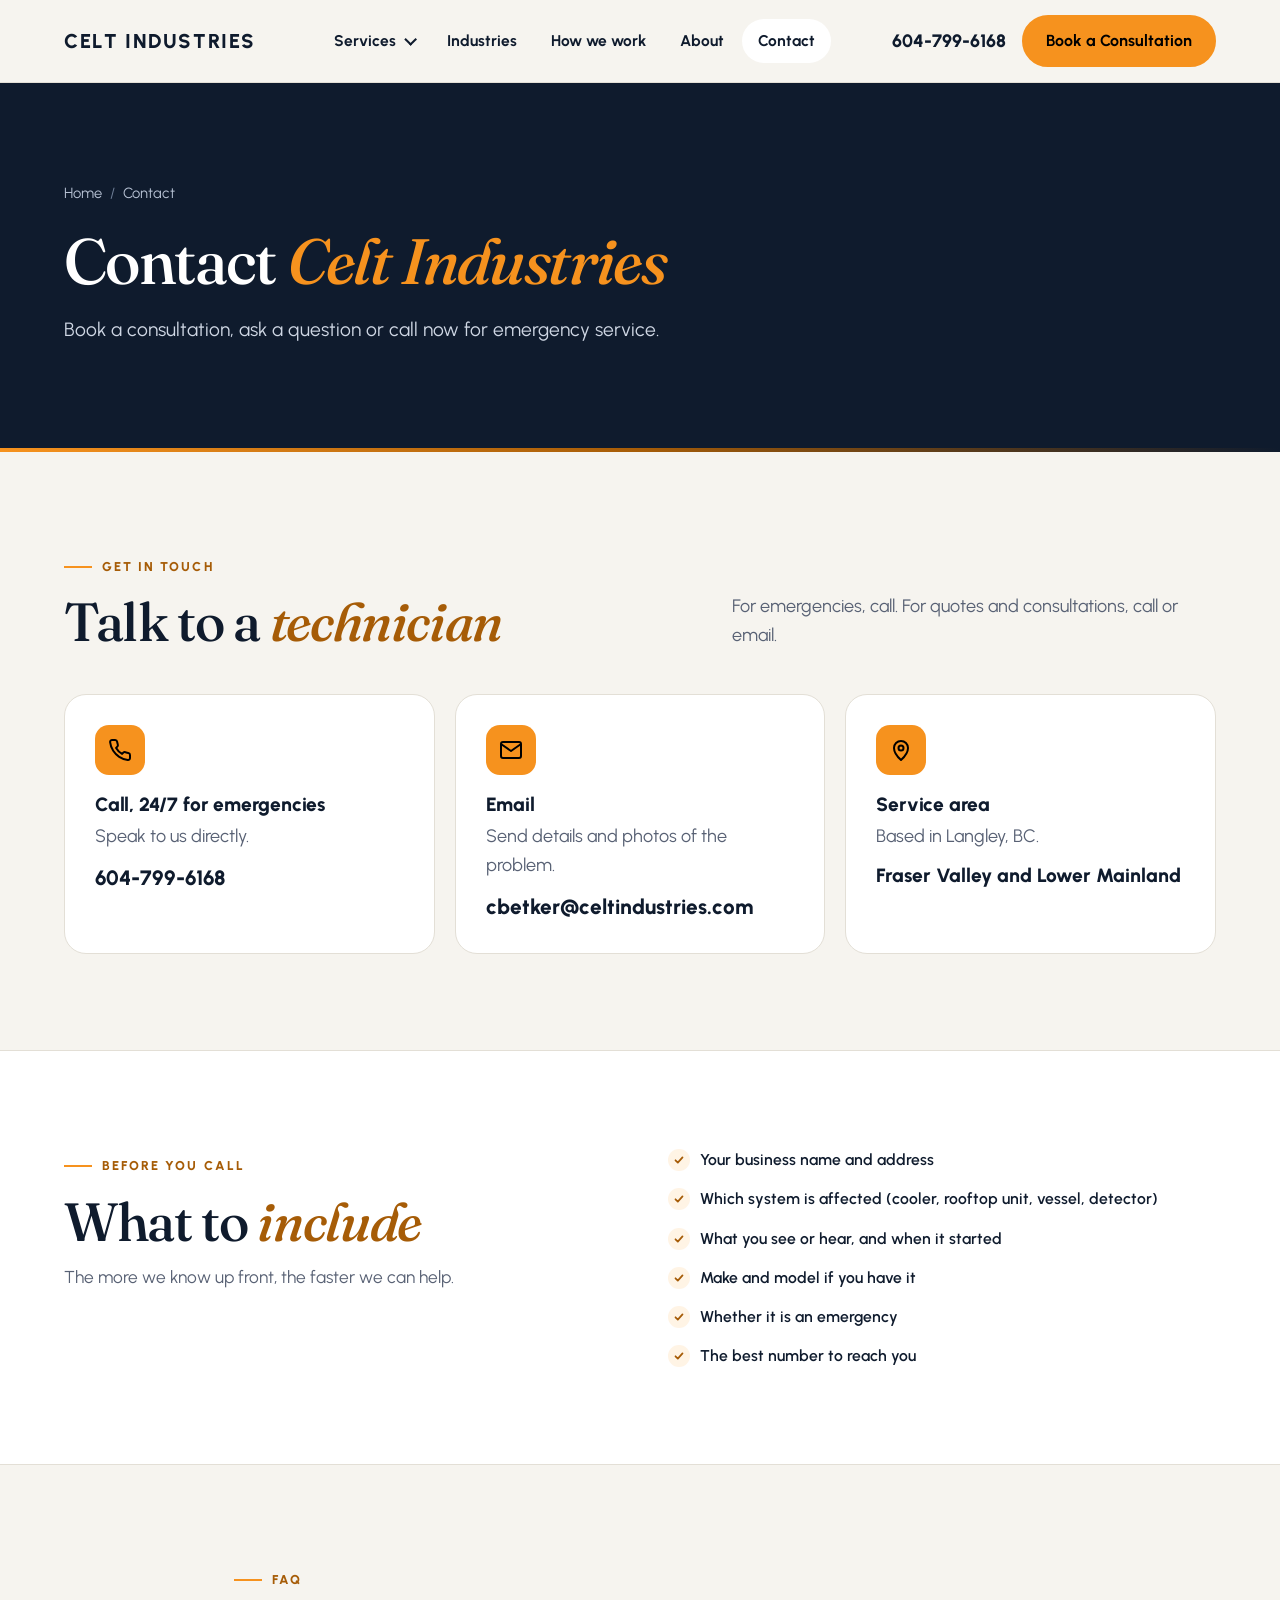
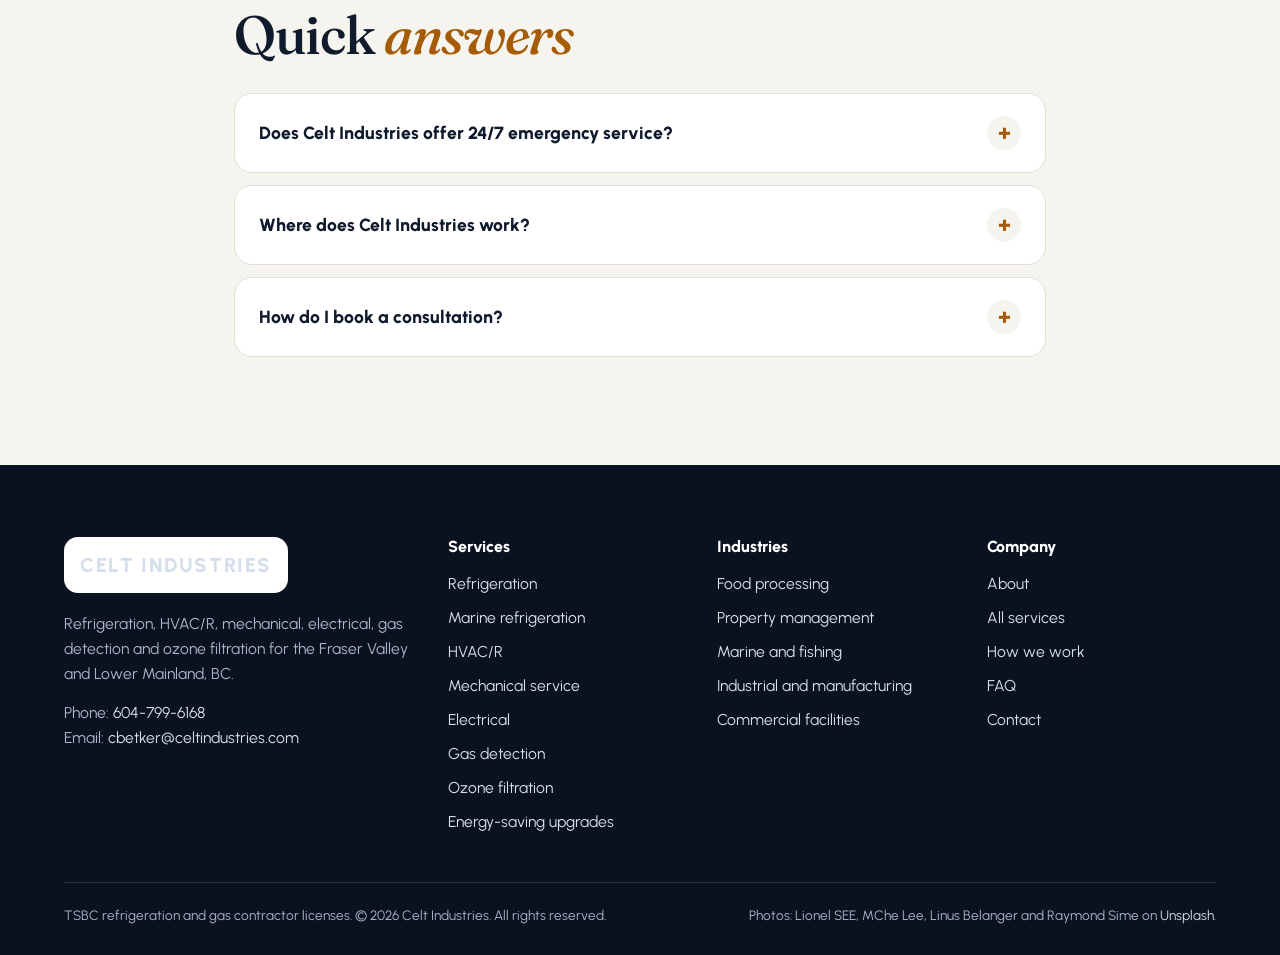
<file: option-d/contact.html>
<!DOCTYPE html>
<html lang="en-CA" class="no-js">
<head>
<meta charset="utf-8">
<meta name="viewport" content="width=device-width, initial-scale=1">
<title>Contact Celt Industries | 24/7 Emergency Refrigeration and HVAC/R in BC</title>
<meta name="description" content="Call 604-799-6168 or email to book a consultation or request 24/7 emergency refrigeration, HVAC/R or gas detection service in the Fraser Valley and Lower Mainland.">
<meta name="robots" content="noindex, nofollow, noarchive">
<meta name="theme-color" content="#f6f4ef">
<link rel="preconnect" href="https://fonts.googleapis.com">
<link rel="preconnect" href="https://fonts.gstatic.com" crossorigin>
<link href="https://fonts.googleapis.com/css2?family=Fraunces:ital,opsz,wght@0,9..144,500;0,9..144,600;1,9..144,500&amp;family=Urbanist:wght@400;500;600;700;800&amp;display=swap" rel="stylesheet">
<link rel="icon" href="https://celtindustries.ca/wp-content/uploads/2026/06/CELT-Industries-Logo.svg" type="image/svg+xml">
<link rel="stylesheet" href="assets/styles.css">
<meta property="og:type" content="website">
<meta property="og:locale" content="en_CA">
<meta property="og:site_name" content="Celt Industries">
<meta property="og:title" content="Contact Celt Industries | 24/7 Emergency Refrigeration and HVAC/R in BC">
<meta property="og:description" content="Call 604-799-6168 or email to book a consultation or request 24/7 emergency refrigeration, HVAC/R or gas detection service in the Fraser Valley and Lower Mainland.">
<meta property="og:image" content="https://images.unsplash.com/photo-1780034766312-73825064806c?fm=jpg&amp;q=70&amp;w=1200&amp;auto=format&amp;fit=crop&amp;ixlib=rb-4.1.0">
<meta name="twitter:card" content="summary_large_image">
<script type="application/ld+json">
{
 "@context": "https://schema.org",
 "@graph": [
  {
   "@type": "HVACBusiness",
   "@id": "https://celtindustries.ca/#business",
   "name": "Celt Industries",
   "url": "https://celtindustries.ca/",
   "logo": "https://celtindustries.ca/wp-content/uploads/2026/06/CELT-Industries-Logo.svg",
   "telephone": "+1-604-799-6168",
   "email": "cbetker@celtindustries.com",
   "address": {
    "@type": "PostalAddress",
    "addressLocality": "Langley",
    "addressRegion": "BC",
    "addressCountry": "CA"
   },
   "areaServed": [
    {
     "@type": "AdministrativeArea",
     "name": "Fraser Valley, British Columbia"
    },
    {
     "@type": "AdministrativeArea",
     "name": "Lower Mainland, British Columbia"
    }
   ],
   "image": [
    "https://images.unsplash.com/photo-1765218933298-dc55fdfb517a?fm=jpg&q=70&w=1200&auto=format&fit=crop&ixlib=rb-4.1.0"
   ],
   "description": "Industrial and commercial refrigeration, HVAC/R, mechanical, electrical, gas detection and ozone filtration contractor serving the Fraser Valley and Lower Mainland of British Columbia.",
   "foundingDate": "2022",
   "founder": {
    "@id": "https://celtindustries.ca/#founder"
   },
   "openingHoursSpecification": {
    "@type": "OpeningHoursSpecification",
    "dayOfWeek": [
     "Monday",
     "Tuesday",
     "Wednesday",
     "Thursday",
     "Friday",
     "Saturday",
     "Sunday"
    ],
    "opens": "00:00",
    "closes": "23:59",
    "description": "24/7 emergency response"
   },
   "knowsAbout": [
    "Industrial refrigeration",
    "Commercial refrigeration",
    "Marine refrigeration",
    "HVAC/R",
    "Gas detection",
    "Ozone filtration",
    "Preventative maintenance"
   ],
   "hasOfferCatalog": {
    "@type": "OfferCatalog",
    "name": "Celt Industries services",
    "itemListElement": [
     {
      "@type": "Offer",
      "itemOffered": {
       "@type": "Service",
       "name": "Industrial and commercial refrigeration",
       "url": "https://celtindustries.ca/services/refrigeration.html"
      }
     },
     {
      "@type": "Offer",
      "itemOffered": {
       "@type": "Service",
       "name": "Marine and fishing refrigeration",
       "url": "https://celtindustries.ca/services/marine-refrigeration.html"
      }
     },
     {
      "@type": "Offer",
      "itemOffered": {
       "@type": "Service",
       "name": "HVAC/R",
       "url": "https://celtindustries.ca/services/hvac-r.html"
      }
     },
     {
      "@type": "Offer",
      "itemOffered": {
       "@type": "Service",
       "name": "Mechanical service and preventative maintenance",
       "url": "https://celtindustries.ca/services/mechanical-service.html"
      }
     },
     {
      "@type": "Offer",
      "itemOffered": {
       "@type": "Service",
       "name": "Electrical troubleshooting and maintenance",
       "url": "https://celtindustries.ca/services/electrical.html"
      }
     },
     {
      "@type": "Offer",
      "itemOffered": {
       "@type": "Service",
       "name": "Gas detection and monitoring systems",
       "url": "https://celtindustries.ca/services/gas-detection.html"
      }
     },
     {
      "@type": "Offer",
      "itemOffered": {
       "@type": "Service",
       "name": "Ozone filtration installation and planning",
       "url": "https://celtindustries.ca/services/ozone-filtration.html"
      }
     },
     {
      "@type": "Offer",
      "itemOffered": {
       "@type": "Service",
       "name": "Energy-saving refrigeration upgrades",
       "url": "https://celtindustries.ca/services/energy-upgrades.html"
      }
     }
    ]
   }
  },
  {
   "@type": "BreadcrumbList",
   "itemListElement": [
    {
     "@type": "ListItem",
     "position": 1,
     "name": "Home",
     "item": "https://celtindustries.ca/"
    },
    {
     "@type": "ListItem",
     "position": 2,
     "name": "Contact",
     "item": "https://celtindustries.ca/contact.html"
    }
   ]
  },
  {
   "@type": "ContactPage",
   "name": "Contact Celt Industries",
   "url": "https://celtindustries.ca/contact.html",
   "about": {
    "@id": "https://celtindustries.ca/#business"
   }
  },
  {
   "@type": "FAQPage",
   "mainEntity": [
    {
     "@type": "Question",
     "name": "Does Celt Industries offer 24/7 emergency service?",
     "acceptedAnswer": {
      "@type": "Answer",
      "text": "Yes. Celt Industries offers 24/7 emergency response for refrigeration and related system failures."
     }
    },
    {
     "@type": "Question",
     "name": "Where does Celt Industries work?",
     "acceptedAnswer": {
      "@type": "Answer",
      "text": "Celt Industries serves the Fraser Valley and the Lower Mainland of British Columbia."
     }
    },
    {
     "@type": "Question",
     "name": "How do I book a consultation?",
     "acceptedAnswer": {
      "@type": "Answer",
      "text": "Call 604-799-6168 or email cbetker@celtindustries.com. A consultation is the first step. Celt then assesses the site, plans the work and provides ongoing support."
     }
    }
   ]
  }
 ]
}
</script>
<script>document.documentElement.className="js"</script>
</head>
<body>
<a class="skip" href="#main">Skip to content</a>
<header class="site">
  <div class="wrap bar">
    <a class="logo" href="index.html" aria-label="CELT Industries home"><img src="https://celtindustries.ca/wp-content/uploads/2026/06/CELT-Industries-Logo.svg" alt="CELT Industries logo" width="180" height="46" onerror="this.replaceWith(Object.assign(document.createElement('span'),{className:'wordmark',textContent:'CELT INDUSTRIES'}))"></a>
    <input type="checkbox" id="menu" class="menu-toggle" aria-label="Toggle menu">
    <label for="menu" class="burger" aria-hidden="true"><svg width="28" height="28" viewBox="0 0 24 24" fill="none" stroke="currentColor" stroke-width="2" stroke-linecap="round"><path d="M3 6h18M3 12h18M3 18h18"/></svg></label>
    <nav class="main" aria-label="Main">
      <ul>
        <li class="has-sub"><a href="services/index.html">Services</a>
          <ul class="sub"><li><a href="services/refrigeration.html">Refrigeration</a></li><li><a href="services/marine-refrigeration.html">Marine refrigeration</a></li><li><a href="services/hvac-r.html">HVAC/R</a></li><li><a href="services/mechanical-service.html">Mechanical service</a></li><li><a href="services/electrical.html">Electrical</a></li><li><a href="services/gas-detection.html">Gas detection</a></li><li><a href="services/ozone-filtration.html">Ozone filtration</a></li><li><a href="services/energy-upgrades.html">Energy-saving upgrades</a></li><li class="all"><a href="services/index.html">All services in detail</a></li></ul></li>
        <li><a href="index.html#industries">Industries</a></li>
        <li><a href="index.html#process">How we work</a></li>
        <li><a href="about.html">About</a></li>
        <li><a href="contact.html" aria-current="page">Contact</a></li>
      </ul>
    </nav>
    <div class="header-cta"><a class="tel" href="tel:+16047996168">604-799-6168</a><a class="btn btn-orange" href="contact.html">Book a Consultation</a></div>
  </div>
</header>
<main id="main">
<section class="phero" aria-labelledby="page-title">
  <div class="bg" style="background-image:url('https://images.unsplash.com/photo-1780034766312-73825064806c?fm=jpg&amp;q=70&amp;w=1600&amp;auto=format&amp;fit=crop&amp;ixlib=rb-4.1.0');background-position:center center" role="img" aria-label="Open industrial electrical control panel with wiring"></div>
  <div class="wrap">
    <ol class="crumbs" aria-label="Breadcrumb"><li><a href="index.html">Home</a></li><li aria-current="page">Contact</li></ol>
    <h1 id="page-title">Contact <em>Celt Industries</em></h1>
    <p class="lead">Book a consultation, ask a question or call now for emergency service.</p>
    
  </div>
</section>
<section class="sec" aria-labelledby="contact-title">
  <div class="wrap">
    <div class="head reveal"><div><span class="kicker">Get in touch</span><h2 id="contact-title">Talk to a <em>technician</em></h2></div>
      <p>For emergencies, call. For quotes and consultations, call or email.</p></div>
    <div class="ccards">
      <div class="ccard reveal"><div class="ic"><svg viewBox="0 0 24 24" fill="none" stroke="currentColor" stroke-width="2" stroke-linecap="round" stroke-linejoin="round" aria-hidden="true" ><path d="M22 16.9v3a2 2 0 0 1-2.2 2 19.8 19.8 0 0 1-8.6-3.1 19.5 19.5 0 0 1-6-6A19.8 19.8 0 0 1 2.1 4.2 2 2 0 0 1 4.1 2h3a2 2 0 0 1 2 1.7c.1 1 .4 1.9.7 2.8a2 2 0 0 1-.5 2.1L8.1 9.9a16 16 0 0 0 6 6l1.3-1.3a2 2 0 0 1 2.1-.4c.9.3 1.8.6 2.8.7a2 2 0 0 1 1.7 2z"/></svg></div>
        <h3>Call, 24/7 for emergencies</h3><p>Speak to us directly.</p><a class="big" href="tel:+16047996168">604-799-6168</a></div>
      <div class="ccard reveal d1"><div class="ic"><svg viewBox="0 0 24 24" fill="none" stroke="currentColor" stroke-width="2" stroke-linecap="round" stroke-linejoin="round" aria-hidden="true" ><path d="M4 4h16a2 2 0 0 1 2 2v12a2 2 0 0 1-2 2H4a2 2 0 0 1-2-2V6a2 2 0 0 1 2-2zM22 6l-10 7L2 6"/></svg></div>
        <h3>Email</h3><p>Send details and photos of the problem.</p><a class="big" href="mailto:cbetker@celtindustries.com?subject=Consultation%20request">cbetker@celtindustries.com</a></div>
      <div class="ccard reveal d2"><div class="ic"><svg viewBox="0 0 24 24" fill="none" stroke="currentColor" stroke-width="2" stroke-linecap="round" stroke-linejoin="round" aria-hidden="true" ><path d="M12 22s7-6.2 7-12a7 7 0 1 0-14 0c0 5.8 7 12 7 12z"/><circle cx="12" cy="10" r="2.5"/></svg></div>
        <h3>Service area</h3><p>Based in Langley, BC.</p><p style="margin-top:10px;font-weight:800;font-size:1.2rem;color:var(--ink)">Fraser Valley and Lower Mainland</p></div>
    </div>
  </div>
</section>
<section class="sec alt" aria-labelledby="inc-title">
  <div class="wrap two">
    <div class="reveal"><span class="kicker">Before you call</span><h2 id="inc-title" class="title">What to <em>include</em></h2>
      <p class="sub-text">The more we know up front, the faster we can help.</p></div>
    <ul class="ticks reveal d1" style="margin:0;gap:14px;font-size:1.05rem"><li>Your business name and address</li><li>Which system is affected (cooler, rooftop unit, vessel, detector)</li><li>What you see or hear, and when it started</li><li>Make and model if you have it</li><li>Whether it is an emergency</li><li>The best number to reach you</li></ul>
  </div>
</section>
<section class="sec" aria-labelledby="faq-title">
  <div class="wrap faq">
    <div class="reveal" style="margin-bottom:30px"><span class="kicker">FAQ</span><h2 id="faq-title" class="title">Quick <em>answers</em></h2></div>
    <details><summary>Does Celt Industries offer 24/7 emergency service?</summary><p>Yes. Celt Industries offers 24/7 emergency response for refrigeration and related system failures.</p></details><details><summary>Where does Celt Industries work?</summary><p>Celt Industries serves the Fraser Valley and the Lower Mainland of British Columbia.</p></details><details><summary>How do I book a consultation?</summary><p>Call 604-799-6168 or email cbetker@celtindustries.com. A consultation is the first step. Celt then assesses the site, plans the work and provides ongoing support.</p></details>
  </div>
</section>
</main>
<footer>
  <div class="wrap">
    <div class="fcols">
      <div>
        <a class="plate" href="index.html" aria-label="CELT Industries home"><img src="https://celtindustries.ca/wp-content/uploads/2026/06/CELT-Industries-Logo.svg" alt="CELT Industries logo" width="160" height="40" onerror="this.replaceWith(Object.assign(document.createElement('span'),{className:'wordmark',textContent:'CELT INDUSTRIES'}))"></a>
        <p>Refrigeration, HVAC/R, mechanical, electrical, gas detection and ozone filtration for the Fraser Valley and Lower Mainland, BC.</p>
        <p style="margin-top:14px">Phone: <a href="tel:+16047996168">604-799-6168</a><br>Email: <a href="mailto:cbetker@celtindustries.com">cbetker@celtindustries.com</a></p>
      </div>
      <div><h3>Services</h3><ul><li><a href="services/refrigeration.html">Refrigeration</a></li><li><a href="services/marine-refrigeration.html">Marine refrigeration</a></li><li><a href="services/hvac-r.html">HVAC/R</a></li><li><a href="services/mechanical-service.html">Mechanical service</a></li><li><a href="services/electrical.html">Electrical</a></li><li><a href="services/gas-detection.html">Gas detection</a></li><li><a href="services/ozone-filtration.html">Ozone filtration</a></li><li><a href="services/energy-upgrades.html">Energy-saving upgrades</a></li></ul></div>
      <div><h3>Industries</h3><ul><li><a href="index.html#industries">Food processing</a></li><li><a href="index.html#industries">Property management</a></li><li><a href="index.html#industries">Marine and fishing</a></li><li><a href="index.html#industries">Industrial and manufacturing</a></li><li><a href="index.html#industries">Commercial facilities</a></li></ul></div>
      <div><h3>Company</h3><ul>
        <li><a href="about.html">About</a></li>
        <li><a href="services/index.html">All services</a></li>
        <li><a href="index.html#process">How we work</a></li>
        <li><a href="index.html#faq">FAQ</a></li>
        <li><a href="contact.html">Contact</a></li></ul></div>
    </div>
    <div class="legal">
      <span>TSBC refrigeration and gas contractor licenses. <!-- TODO: add licence numbers here -->
      &copy; <span id="y">2026</span> Celt Industries. All rights reserved.</span>
      <span>Photos: Lionel SEE, MChe Lee, Linus Belanger and Raymond Sime on <a href="https://unsplash.com/license">Unsplash</a>.</span>
    </div>
  </div>
</footer>
<a class="callbar" href="tel:+16047996168">Tap to call: 24/7 emergency</a>
<script src="assets/site.js"></script>
</body>
</html>
</file>
<file: option-d/assets/styles.css>
:root{
  --paper:#f6f4ef; --card:#fff; --ice:#e8f0f5; --navy:#0f1b2d; --navy-2:#182942;
  --ink:#0f1b2d; --muted:#586174; --line:#e3dfd6;
  --orange:#F6921E; --orange-hi:#ffa63f; --brown:#A65C07;
  --serif:"Fraunces",Georgia,"Times New Roman",serif;
  --sans:"Urbanist",system-ui,-apple-system,"Segoe UI",Roboto,Helvetica,Arial,sans-serif;
  --max:1200px; --r:22px;
}
*{box-sizing:border-box}
html{scroll-behavior:smooth;scroll-padding-top:100px}
body{margin:0;font-family:var(--sans);color:var(--ink);background:var(--paper);line-height:1.6;font-size:18px;-webkit-font-smoothing:antialiased}
img,video,svg{max-width:100%;display:block}
a{color:inherit}
p{margin:0}
h1,h2,h3,h4{margin:0}
h1,h2{font-family:var(--serif);font-weight:500;letter-spacing:-.025em;line-height:1.06}
h1 em,h2 em{font-style:italic;color:var(--brown)}
h3{font-weight:800;letter-spacing:-.01em;line-height:1.22}
.wrap{max-width:var(--max);margin:0 auto;padding:0 24px}
.skip{position:absolute;left:-999px;top:0;background:#fff;padding:10px 14px;z-index:300}
.skip:focus{left:8px;top:8px}

/* Buttons */
.btn{display:inline-flex;align-items:center;gap:10px;padding:14px 26px;border-radius:999px;font-weight:700;text-decoration:none;border:2px solid transparent;font-size:1rem;transition:transform .2s,background .2s,box-shadow .2s,color .2s;font-family:inherit;cursor:pointer}
.btn:hover{transform:translateY(-2px)}
.btn svg{width:18px;height:18px}
.btn-orange{background:var(--orange);color:#000;border-color:var(--orange)}
.btn-orange:hover{background:var(--orange-hi);box-shadow:0 12px 30px rgba(246,146,30,.35)}
.btn-navy{background:var(--navy);color:#fff}
.btn-navy:hover{background:var(--navy-2)}
.btn-line{border-color:var(--navy);color:var(--navy)}
.btn-line:hover{background:var(--navy);color:#fff}
.btn-light{border-color:rgba(255,255,255,.55);color:#fff}
.btn-light:hover{background:rgba(255,255,255,.12)}
.kicker{display:inline-flex;align-items:center;gap:10px;color:var(--brown);font-weight:800;text-transform:uppercase;letter-spacing:.16em;font-size:.8rem;margin-bottom:16px}
.kicker::before{content:"";width:28px;height:2px;background:var(--orange)}
.dark .kicker,.phero .kicker,.hero .kicker{color:var(--orange)}
.dot{flex:none;width:9px;height:9px;border-radius:50%;background:var(--orange);animation:pulse 2s infinite}
@keyframes pulse{0%{box-shadow:0 0 0 0 rgba(246,146,30,.7)}70%{box-shadow:0 0 0 12px rgba(246,146,30,0)}100%{box-shadow:0 0 0 0 rgba(246,146,30,0)}}

/* Header */
header.site{position:sticky;top:0;z-index:200;background:rgba(246,244,239,.93);backdrop-filter:saturate(1.4) blur(14px);border-bottom:1px solid var(--line)}
.bar{display:flex;align-items:center;justify-content:space-between;gap:20px;min-height:82px}
.logo{display:flex;align-items:center;text-decoration:none}
.logo img{height:46px;width:auto}
.wordmark{font-weight:800;letter-spacing:.08em;font-size:1.25rem}
nav.main>ul{display:flex;gap:2px;list-style:none;margin:0;padding:0}
nav.main a{display:block;text-decoration:none;font-weight:700;font-size:.97rem;padding:10px 16px;border-radius:999px;transition:background .2s}
nav.main a:hover,nav.main a[aria-current="page"]{background:#fff}
nav.main li{position:relative}
.has-sub>a::after{content:"";display:inline-block;width:7px;height:7px;margin-left:8px;border-right:2px solid currentColor;border-bottom:2px solid currentColor;transform:rotate(45deg) translateY(-3px)}
.sub{display:none;position:absolute;left:0;top:100%;min-width:320px;background:#fff;border:1px solid var(--line);border-radius:18px;padding:10px;box-shadow:0 30px 60px rgba(15,27,45,.16);list-style:none;margin:0}
.has-sub:hover .sub,.has-sub:focus-within .sub{display:block}
.sub a{padding:10px 14px;border-radius:12px;font-weight:600}
.sub a:hover{background:var(--paper)}
.sub .all a{color:var(--brown);font-weight:800;border-top:1px solid var(--line);border-radius:0;margin-top:6px;padding-top:14px}
.header-cta{display:flex;align-items:center;gap:16px}
.header-cta .tel{text-decoration:none;font-weight:800}
.header-cta .btn{padding:11px 22px}
.menu-toggle{display:none}
.burger{display:none;cursor:pointer;padding:8px}

/* Home hero (video) */
.hero{position:relative;min-height:min(90vh,820px);display:flex;align-items:flex-end;color:#fff;background:var(--navy);overflow:hidden;isolation:isolate}
.hero-img{position:absolute;inset:-6%;background-size:cover;background-position:center;animation:kb 26s ease-in-out infinite alternate;z-index:-4}
@keyframes kb{from{transform:scale(1)}to{transform:scale(1.12) translate(-2%,-1.5%)}}
.hero video{position:absolute;inset:0;width:100%;height:100%;object-fit:cover;z-index:-3;opacity:0;transition:opacity 1.2s}
.no-js .hero video,.hero video.on{opacity:1}
.hero::before{content:"";position:absolute;inset:0;z-index:-2;background:linear-gradient(90deg,rgba(10,16,28,.9),rgba(10,16,28,.55) 55%,rgba(10,16,28,.25)),linear-gradient(0deg,rgba(10,16,28,.85),transparent 45%)}
.hero::after{content:"";position:absolute;left:0;right:0;bottom:0;height:5px;background:linear-gradient(90deg,var(--orange),var(--brown),transparent);z-index:2}
.flakes{position:absolute;inset:0;z-index:-1;pointer-events:none;overflow:hidden}
.flakes i{position:absolute;top:-12px;left:var(--x);width:var(--s);height:var(--s);border-radius:50%;background:rgba(255,255,255,.75);animation:fall var(--d) linear var(--delay) infinite}
@keyframes fall{to{transform:translate(var(--drift),110vh)}}
.hero .wrap{width:100%;padding-top:140px;padding-bottom:56px}
.eyebrow{display:inline-flex;align-items:center;gap:10px;font-weight:700;font-size:.9rem;letter-spacing:.14em;text-transform:uppercase;color:var(--orange)}
.hero h1{font-size:clamp(2.6rem,6.2vw,5.2rem);max-width:15ch;margin:18px 0 22px}
.hero h1 em{color:var(--orange)}
.hero .lead{font-size:clamp(1.05rem,1.5vw,1.28rem);color:#d8dde6;max-width:56ch;margin-bottom:32px}
.cta-row{display:flex;flex-wrap:wrap;gap:14px}
.hero-stats{display:grid;grid-template-columns:repeat(4,1fr);gap:14px;margin-top:56px}
.hstat{padding:18px 20px;border-radius:var(--r);background:rgba(255,255,255,.07);border:1px solid rgba(255,255,255,.16);backdrop-filter:blur(10px)}
.hstat strong{display:block;font-size:1.4rem;line-height:1.15}
.hstat span{font-size:.92rem;color:#c3c9d4}

/* Page hero (inner pages) */
.phero{position:relative;color:#fff;background:var(--navy);overflow:hidden;isolation:isolate;padding:84px 0 76px}
.phero .bg{position:absolute;inset:0;z-index:-2;background-size:cover;background-position:center;opacity:.55}
.phero::before{content:"";position:absolute;inset:0;z-index:-1;background:linear-gradient(90deg,rgba(15,27,45,.95),rgba(15,27,45,.6))}
.phero::after{content:"";position:absolute;left:0;right:0;bottom:0;height:4px;background:linear-gradient(90deg,var(--orange),var(--brown),transparent)}
.crumbs{display:flex;flex-wrap:wrap;gap:8px;font-size:.92rem;color:#b7c2d4;margin-bottom:22px;list-style:none;padding:0}
.crumbs li+li::before{content:"/";margin-right:8px;color:#6f7f98}
.crumbs a{text-decoration:none}
.crumbs a:hover{color:var(--orange)}
.phero h1{font-size:clamp(2.3rem,5vw,4.2rem);max-width:18ch}
.phero h1 em{color:var(--orange)}
.phero .lead{font-size:1.2rem;color:#cfd7e4;max-width:58ch;margin:20px 0 30px}

/* Sections */
section.sec{padding:96px 0}
.alt{background:#fff;border-top:1px solid var(--line);border-bottom:1px solid var(--line)}
.dark{background:var(--navy);color:#fff}
.ice{background:var(--ice)}
.head{display:flex;justify-content:space-between;align-items:end;gap:28px;flex-wrap:wrap;margin-bottom:44px}
.head h2,.title{font-size:clamp(2rem,4.2vw,3.4rem)}
.head h2{max-width:18ch}
.head p{color:var(--muted);max-width:44ch}
.dark .head p,.dark .sub{color:#b7c2d4}
.sub-text{color:var(--muted);max-width:60ch;margin-top:14px;font-size:1.08rem}

/* Overview + glance */
.overview{display:grid;grid-template-columns:1.25fr .75fr;gap:56px;align-items:start}
.overview p{color:#2c3a52;margin-top:18px;font-size:1.1rem}
.glance{background:var(--navy);color:#fff;border-radius:var(--r);padding:30px}
.glance h3{font-size:1.15rem;margin-bottom:16px}
.glance dl{margin:0;display:grid;gap:14px}
.glance dt{font-size:.78rem;font-weight:800;letter-spacing:.12em;text-transform:uppercase;color:var(--orange)}
.glance dd{margin:2px 0 0;color:#dbe3ee;font-size:1rem}
.glance .btn{margin-top:22px;width:100%;justify-content:center}

/* Sub-category cards */
.subgrid{display:grid;grid-template-columns:repeat(2,1fr);gap:20px}
.scard{background:#fff;border:1px solid var(--line);border-radius:var(--r);padding:30px;transition:transform .25s,box-shadow .25s,border-color .25s;display:flex;flex-direction:column}
.scard:hover{transform:translateY(-4px);box-shadow:0 22px 46px rgba(15,27,45,.09);border-color:var(--orange)}
.scard .n{font-family:var(--serif);font-size:1.3rem;color:var(--orange);font-weight:600;margin-bottom:8px}
.scard h3{font-size:1.35rem;margin-bottom:8px}
.scard p{color:var(--muted);font-size:1.02rem}
.ticks{list-style:none;margin:18px 0 0;padding:0;display:grid;gap:9px}
.ticks li{display:grid;grid-template-columns:22px 1fr;gap:10px;font-weight:600;font-size:.98rem}
.ticks li::before{content:"";width:22px;height:22px;border-radius:50%;background:#fff4e5 url("data:image/svg+xml,%3Csvg xmlns='http://www.w3.org/2000/svg' viewBox='0 0 24 24' fill='none' stroke='%23A65C07' stroke-width='3' stroke-linecap='round' stroke-linejoin='round'%3E%3Cpath d='m6 12.5 4 4 8-9'/%3E%3C/svg%3E") center/14px no-repeat;margin-top:2px}

/* Signs */
.signs{list-style:none;margin:0;padding:0;display:grid;grid-template-columns:repeat(2,1fr);gap:14px}
.signs li{display:grid;grid-template-columns:44px 1fr;gap:14px;align-items:center;background:#fff;border:1px solid var(--line);border-radius:18px;padding:16px 20px;font-weight:700}
.signs li::before{content:"!";width:44px;height:44px;border-radius:12px;background:var(--orange);color:#000;display:grid;place-items:center;font-weight:800;font-size:1.3rem}

/* Chips */
.chips{display:flex;flex-wrap:wrap;gap:10px;margin:0;padding:0;list-style:none}
.chips li{background:#fff;border:1px solid var(--line);border-radius:999px;padding:10px 20px;font-weight:700}
.dark .chips li{background:transparent;border-color:rgba(255,255,255,.3)}
.two{display:grid;grid-template-columns:1fr 1fr;gap:56px}
.two h3{font-size:1.2rem;margin-bottom:16px}

/* Steps */
.steps{counter-reset:s;list-style:none;margin:0;padding:0;display:grid;grid-template-columns:repeat(4,1fr);gap:20px}
.steps li{counter-increment:s;padding-top:20px;border-top:3px solid var(--line);position:relative}
.steps li::before{content:"0" counter(s);display:block;font-family:var(--serif);font-size:2.8rem;font-weight:600;color:var(--orange);line-height:1;margin-bottom:12px}
.steps li::after{content:"";position:absolute;left:0;top:-3px;height:3px;width:42%;background:var(--orange)}
.steps h3{font-size:1.25rem;margin-bottom:6px}
.steps p{color:var(--muted);font-size:1rem}

/* FAQ */
.faq{max-width:860px}
details{background:#fff;border:1px solid var(--line);border-radius:18px;padding:4px 24px;margin-bottom:12px;transition:border-color .2s}
details[open]{border-color:var(--orange)}
summary{cursor:pointer;font-weight:800;font-size:1.1rem;padding:18px 0;list-style:none;display:flex;justify-content:space-between;align-items:center;gap:16px}
summary::-webkit-details-marker{display:none}
summary::after{content:"+";flex:none;width:34px;height:34px;border-radius:50%;background:var(--paper);color:var(--brown);display:grid;place-items:center;font-size:1.4rem;line-height:1}
details[open] summary::after{content:"\2212";background:var(--orange);color:#000}
details p{color:var(--muted);padding:0 40px 20px 0}

/* Cards: services grid and related */
.cards{display:grid;grid-template-columns:repeat(4,1fr);gap:20px}
.cards.three{grid-template-columns:repeat(3,1fr)}
.card{position:relative;display:flex;flex-direction:column;background:#fff;border:1px solid var(--line);border-radius:var(--r);overflow:hidden;text-decoration:none;transition:transform .25s,box-shadow .25s,border-color .25s}
.card:hover{transform:translateY(-6px);box-shadow:0 26px 54px rgba(15,27,45,.12);border-color:var(--orange)}
.card .ph{aspect-ratio:16/10;background:var(--ice);overflow:hidden;display:grid;place-items:center;color:var(--brown)}
.card .ph img{width:100%;height:100%;object-fit:cover;transition:transform .7s cubic-bezier(.2,.7,.2,1)}
.card:hover .ph img{transform:scale(1.08)}
.card .ph svg{width:46px;height:46px}
.card .ph.accent{background:var(--orange);color:#000}
.card .bd{padding:22px 24px 26px;display:flex;flex-direction:column;gap:8px;flex:1}
.card h3{font-size:1.2rem}
.card p{color:var(--muted);font-size:.98rem}
.card .more{margin-top:auto;padding-top:10px;font-weight:800;color:var(--brown);display:inline-flex;gap:8px;align-items:center}
.card .more::after{content:"\2192";transition:transform .2s}
.card:hover .more::after{transform:translateX(5px)}

/* Statement and split */
.statement{text-align:center;max-width:960px;margin:0 auto}
.statement h2{font-size:clamp(1.8rem,3.5vw,2.9rem);margin-bottom:24px}
.statement p{font-size:1.2rem;color:#2c3a52}
.split{display:grid;grid-template-columns:1fr 1.05fr;gap:64px;align-items:center}
.vid{position:relative;border-radius:var(--r);overflow:hidden;aspect-ratio:16/12;background:#000;box-shadow:0 40px 80px rgba(0,0,0,.35)}
.vid video{width:100%;height:100%;object-fit:cover}
.vid .badge{position:absolute;left:18px;bottom:18px;background:rgba(15,27,45,.85);backdrop-filter:blur(8px);padding:12px 16px;border-radius:14px;font-weight:700;display:flex;gap:10px;align-items:center;font-size:.95rem;color:#fff}
.fcheck{list-style:none;margin:28px 0 32px;padding:0;display:grid;gap:18px}
.fcheck li{display:grid;grid-template-columns:36px 1fr;gap:14px}
.fcheck .tk{width:36px;height:36px;border-radius:50%;background:rgba(246,146,30,.16);color:var(--orange);display:grid;place-items:center}
.fcheck .tk svg{width:18px;height:18px}
.fcheck strong{display:block}
.fcheck span{color:#b7c2d4;font-size:1rem}

/* Industries grid */
.ind-grid{display:grid;grid-template-columns:repeat(5,1fr);gap:16px}
.ind{background:#fff;border-radius:var(--r);padding:26px 22px;border:1px solid transparent;transition:transform .25s,box-shadow .25s,border-color .25s}
.ind:hover{transform:translateY(-6px);box-shadow:0 24px 50px rgba(15,27,45,.1);border-color:var(--orange)}
.ind svg{width:36px;height:36px;color:var(--brown);margin-bottom:18px}
.ind h3{font-size:1.1rem;margin-bottom:8px}
.ind p{font-size:.95rem;color:var(--muted)}

/* Detailed list (services hub) */
.toc{display:flex;flex-wrap:wrap;gap:10px;margin:0 0 56px;padding:0;list-style:none}
.toc a{display:inline-block;background:#fff;border:1px solid var(--line);border-radius:999px;padding:10px 20px;font-weight:700;text-decoration:none;transition:background .2s,border-color .2s}
.toc a:hover{border-color:var(--orange);background:#fff4e5}
.detail{display:grid;grid-template-columns:.8fr 1.2fr;gap:56px;padding:56px 0;border-top:1px solid var(--navy)}
.detail:first-of-type{border-top:0;padding-top:0}
.detail .l .num{font-family:var(--serif);font-size:3.4rem;color:var(--orange);font-weight:600;line-height:1}
.detail .l h2{font-size:clamp(1.7rem,3vw,2.4rem);margin:12px 0 14px}
.detail .l p{color:var(--muted);margin-bottom:22px}
.dgrid{display:grid;grid-template-columns:repeat(2,1fr);gap:16px}
.dgrid .it{background:#fff;border:1px solid var(--line);border-radius:18px;padding:20px 22px}
.dgrid .it h3{font-size:1.05rem;margin-bottom:6px}
.dgrid .it p{color:var(--muted);font-size:.97rem}

/* About / contact */
.about-grid{display:grid;grid-template-columns:.85fr 1.15fr;gap:72px;align-items:center}
.portrait{margin:0;position:relative}
.portrait img{width:100%;aspect-ratio:4/5;object-fit:cover;border-radius:220px 220px 24px 24px;background:#e8e3da}
.portrait .cap{position:absolute;left:50%;transform:translateX(-50%);bottom:-18px;background:var(--orange);color:#000;border-radius:999px;padding:12px 24px;text-align:center;white-space:nowrap;box-shadow:0 16px 30px rgba(0,0,0,.25)}
.portrait .cap strong{display:block;line-height:1.2}
.portrait .cap span{font-size:.85rem;font-weight:600}
.about-grid p{color:#33405a;margin-top:18px}
.ccards{display:grid;grid-template-columns:repeat(3,1fr);gap:20px}
.ccard{background:#fff;border:1px solid var(--line);border-radius:var(--r);padding:30px}
.ccard .ic{width:50px;height:50px;border-radius:14px;background:var(--orange);color:#000;display:grid;place-items:center;margin-bottom:18px}
.ccard .ic svg{width:24px;height:24px}
.ccard h3{font-size:1.2rem;margin-bottom:6px}
.ccard p{color:var(--muted)}
.ccard a.big{display:block;margin-top:10px;font-size:1.3rem;font-weight:800;text-decoration:none;word-break:break-word}
.ccard a.big:hover{color:var(--brown)}

/* CTA band */
.cta{position:relative;color:#fff;background:var(--navy);overflow:hidden;isolation:isolate;padding:110px 0}
.cta video{position:absolute;inset:0;width:100%;height:100%;object-fit:cover;z-index:-2;opacity:.5}
.cta::before{content:"";position:absolute;inset:0;z-index:-1;background:linear-gradient(90deg,rgba(15,27,45,.93),rgba(15,27,45,.55))}
.cta h2{font-size:clamp(2.1rem,5vw,3.8rem);max-width:16ch}
.cta h2 em{color:var(--orange)}
.cta p{color:#d3dae6;margin:18px 0 30px;max-width:50ch;font-size:1.15rem}

/* Partner marquee */
.partners{padding:32px 0;background:#fff;border-top:1px solid var(--line);border-bottom:1px solid var(--line)}
.partners .label{text-align:center;font-weight:800;font-size:.78rem;letter-spacing:.18em;text-transform:uppercase;color:var(--muted);margin-bottom:18px}
.marquee{overflow:hidden;mask-image:linear-gradient(90deg,transparent,#000 10%,#000 90%,transparent)}
.track{display:flex;gap:64px;width:max-content;animation:scroll 34s linear infinite}
.marquee:hover .track{animation-play-state:paused}
.track img{height:38px;width:auto;object-fit:contain;filter:grayscale(1);opacity:.7;transition:filter .3s,opacity .3s}
.track img:hover{filter:none;opacity:1}
@keyframes scroll{to{transform:translateX(calc(-50% - 32px))}}
.brandrow{display:flex;flex-wrap:wrap;gap:12px;margin:0;padding:0;list-style:none}
.brandrow li{background:#fff;border:1px solid var(--line);border-radius:12px;padding:10px 18px;font-weight:800}

/* Footer */
footer{background:#0a121f;color:#a9b5c8;padding:72px 0 28px;font-size:.98rem}
.fcols{display:grid;grid-template-columns:1.5fr 1fr 1fr 1fr;gap:40px}
footer h3{color:#fff;font-size:1rem;margin-bottom:14px}
footer a{text-decoration:none;color:#d5deec}
footer a:hover{color:var(--orange)}
footer ul{list-style:none;margin:0;padding:0;display:grid;gap:9px}
.plate{display:inline-flex;background:#fff;border-radius:14px;padding:12px 16px;margin-bottom:18px}
.plate img{height:40px;width:auto}
.legal{border-top:1px solid rgba(255,255,255,.12);margin-top:48px;padding-top:22px;font-size:.85rem;display:flex;flex-wrap:wrap;gap:8px 28px;justify-content:space-between}
.callbar{display:none}

/* Reveal */
.js .reveal{opacity:0;transform:translateY(26px);transition:opacity .8s ease,transform .8s ease}
.js .reveal.in{opacity:1;transform:none}
.js .reveal.d1{transition-delay:.08s}.js .reveal.d2{transition-delay:.16s}.js .reveal.d3{transition-delay:.24s}

@media (max-width:1060px){
  .cards{grid-template-columns:repeat(2,1fr)}
  .cards.three{grid-template-columns:repeat(2,1fr)}
  .ind-grid{grid-template-columns:repeat(3,1fr)}
  .overview,.split,.about-grid,.detail,.two{grid-template-columns:1fr;gap:36px}
  .steps{grid-template-columns:repeat(2,1fr);gap:34px 20px}
  .hero-stats{grid-template-columns:repeat(2,1fr)}
  .ccards{grid-template-columns:1fr}
  .fcols{grid-template-columns:1fr 1fr}
  .portrait{max-width:420px}
  nav.main a{padding:9px 11px;font-size:.92rem}
}
@media (max-width:860px){
  body{font-size:17px}
  section.sec{padding:68px 0}
  .burger{display:block}
  nav.main{position:absolute;left:0;right:0;top:82px;background:var(--paper);display:none;padding:10px 24px 24px;border-bottom:1px solid var(--line);max-height:calc(100vh - 82px);overflow:auto}
  .menu-toggle:checked ~ nav.main{display:block}
  nav.main>ul{flex-direction:column;gap:0}
  nav.main a{padding:13px 0;border-radius:0;background:none!important}
  .has-sub>a::after{display:none}
  .sub{display:block;position:static;min-width:0;border:0;box-shadow:none;padding:0 0 6px 14px;background:transparent}
  .sub a{padding:9px 0;font-weight:600;color:var(--muted)}
  .sub .all a{border-top:0;margin:0;padding-top:9px}
  .header-cta .tel,.header-cta .btn{display:none}
  .logo img{height:40px}
  .hero{min-height:88vh}
  .hero .wrap{padding-top:120px}
  .hero-stats{margin-top:36px;gap:10px}
  .hstat{padding:14px 16px}
  .phero{padding:60px 0 56px}
  .subgrid,.signs,.dgrid{grid-template-columns:1fr}
  .cards,.cards.three{grid-template-columns:1fr}
  .ind-grid{grid-template-columns:repeat(2,1fr)}
  .steps{grid-template-columns:1fr}
  .fcols{grid-template-columns:1fr}
  details p{padding-right:0}
  .cta{padding:80px 0}
  .callbar{display:flex;position:fixed;bottom:0;left:0;right:0;z-index:250;background:var(--orange);color:#000;font-weight:800;justify-content:center;text-decoration:none;padding:15px}
  body{padding-bottom:54px}
}
@media (prefers-reduced-motion:reduce){
  *,*::before,*::after{animation:none!important;transition:none!important;scroll-behavior:auto!important}
  .js .reveal{opacity:1;transform:none}
  .flakes{display:none}
}
</file>
